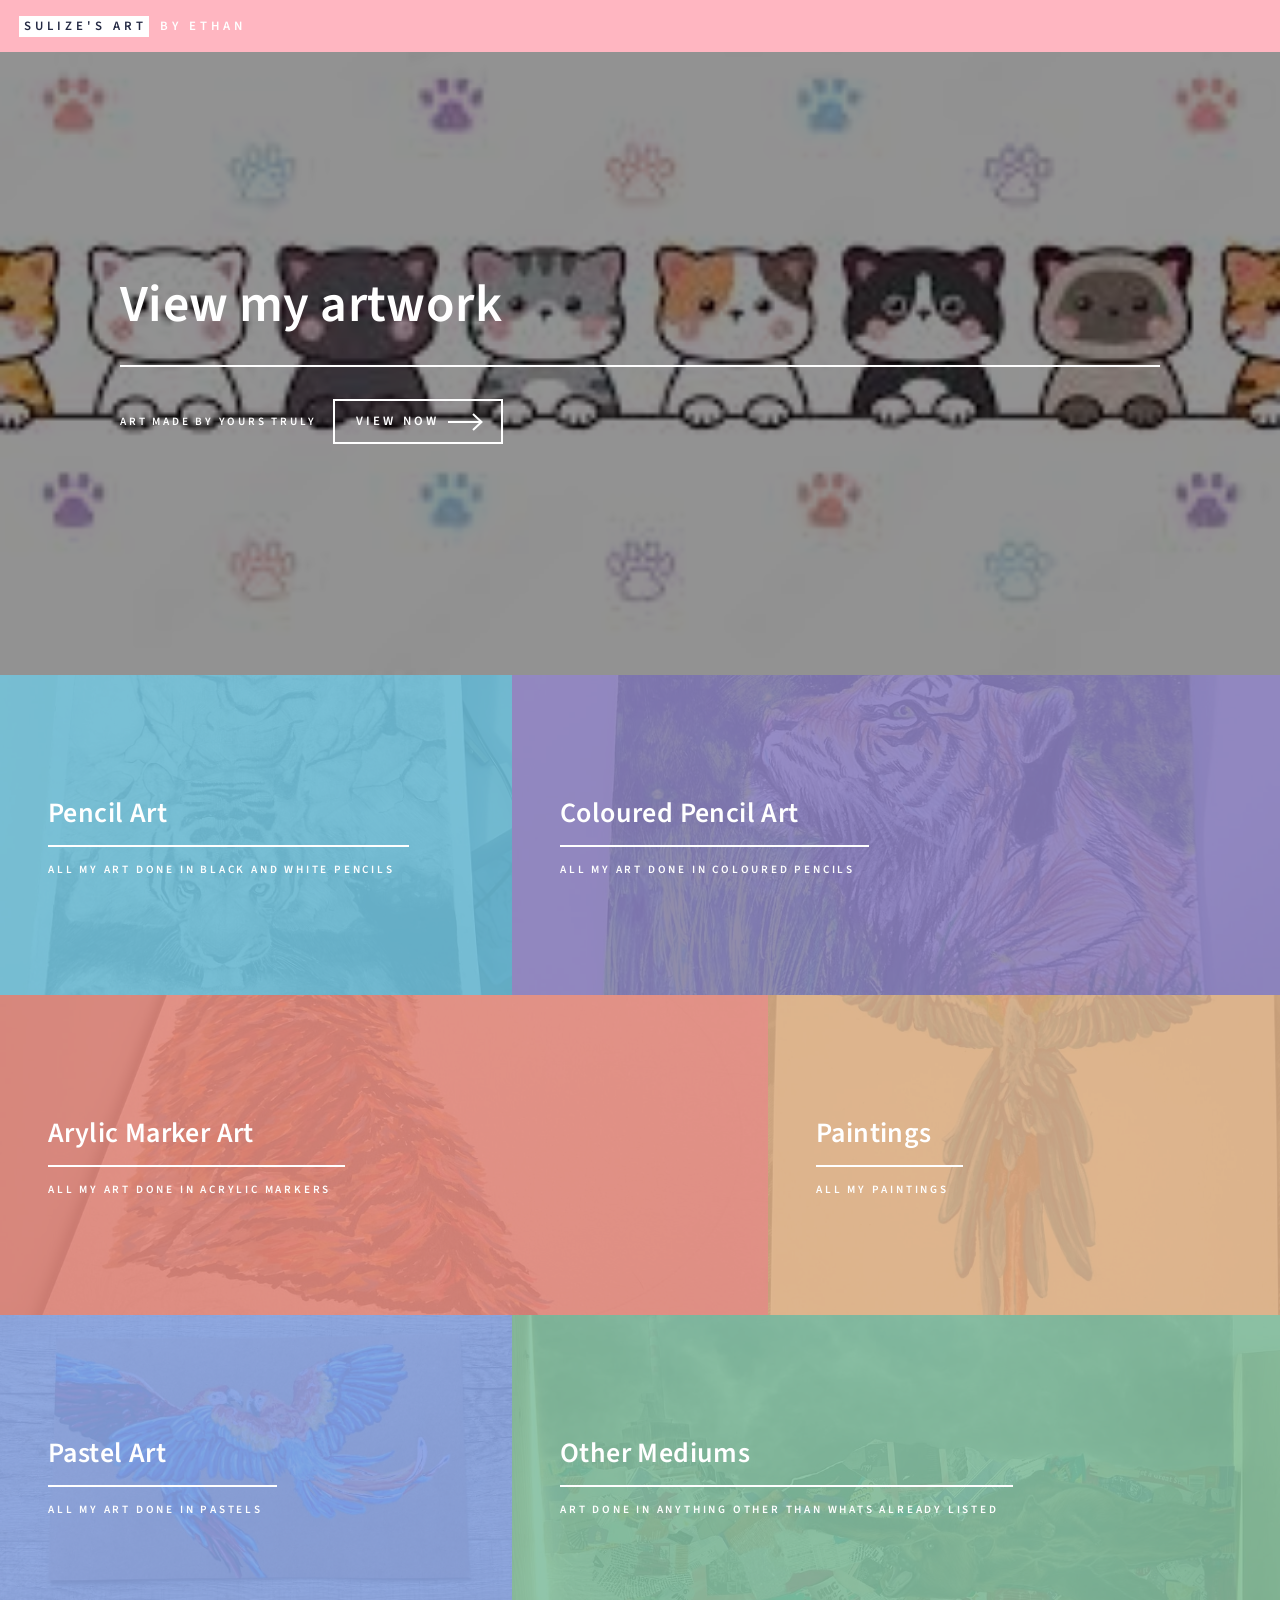
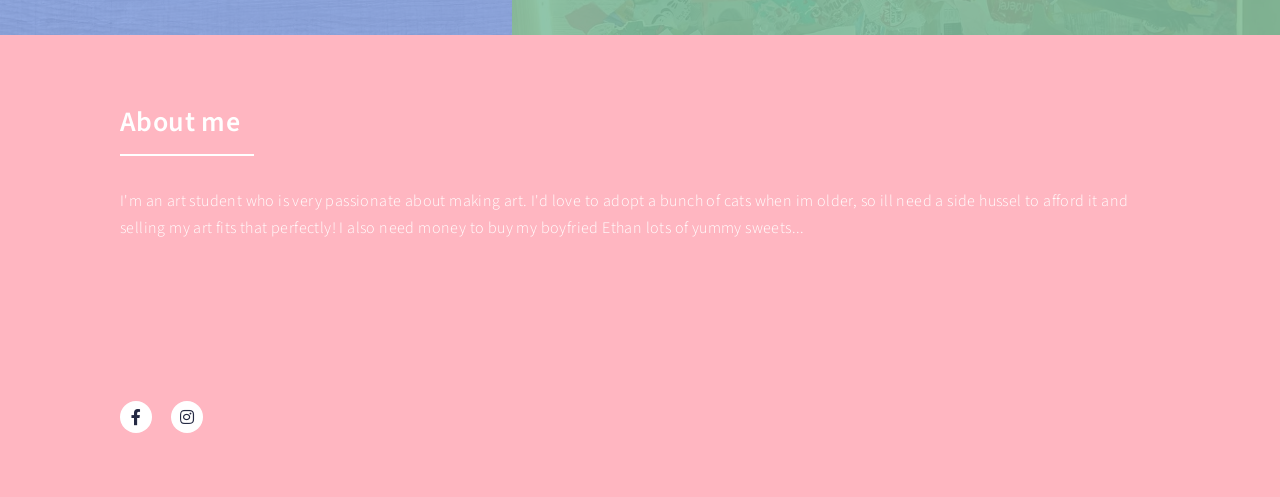
<file: index.html>
<!DOCTYPE HTML>
<!--
	Forty by HTML5 UP
	html5up.net | @ajlkn
	Free for personal and commercial use under the CCA 3.0 license (html5up.net/license)
-->
<html>
	<head>
		<title>Sulize's Art</title>
		<meta charset="utf-8" />
		<meta name="viewport" content="width=device-width, initial-scale=1, user-scalable=no" />
		<link rel="stylesheet" href="assets/css/main.css" />
		<noscript><link rel="stylesheet" href="assets/css/noscript.css" /></noscript>
	</head>
	<body class="is-preload">

		<!-- Wrapper -->
			<div id="wrapper">

				<!-- Header -->
					<header id="header" class="alt">
						<a href="index.html" class="logo"><strong>Sulize's Art</strong> <span>by Ethan</span></a>
						<nav>
							
						</nav>
					</header>

				<!-- Menu -->
					

				<!-- Banner -->
					<section id="banner" class="major">
						<div class="inner">
							<header class="major">
								<h1>View my artwork</h1>
							</header>
							<div class="content">
								<p>Art made by yours truly<br />
								</p>
								<ul class="actions">
									<li><a href="#one" class="button next scrolly">View now</a></li>
								</ul>
							</div>
						</div>
					</section>

				<!-- Main -->
					<div id="main">

						<!-- One -->
							<section id="one" class="tiles" style="background-color: #FFB6C1;">
								<article>
									<span class="image"> 
										<img src="images/PENCILtigerdrinking.jpg" alt="" />
									</span>
									<header class="major">
										<h3><a href="landing.html" class="link">Pencil Art</a></h3>
										<p>All my art done in black and white pencils</p>
									</header>
								</article>
								<article>
									<span class="image">
										<img src="images/CPENCILANDPAINTtigeratnight.jpg" alt="" />
									</span>
									<header class="major">
										<h3><a href="landing.html" class="link">Coloured Pencil Art</a></h3>
										<p>All my art done in coloured pencils</p>
									</header>
								</article>
								<article>
									<span class="image">
										<img src="images/ACRYLICtigerbaack.jpg" alt="" />
									</span>
									<header class="major">
										<h3><a href="landing.html" class="link">Arylic Marker Art</a></h3>
										<p>All my art done in acrylic markers</p>
									</header>
								</article>
								<article>
									<span class="image">
										<img src="images/PASTELonebird.jpg" alt="" />
									</span>
									<header class="major">
										<h3><a href="landing.html" class="link">Paintings</a></h3>
										<p>All my paintings</p>
									</header>
								</article>
								<article>
									<span class="image">
										<img src="images/PASTELtwobirds.jpg" alt="" />
									</span>
									<header class="major">
										<h3><a href="landing.html" class="link">Pastel Art</a></h3>
										<p>All my art done in pastels</p>
									</header>
								</article>
								<article>
									<span class="image">
										<img src="images/OTHERtrashbear.jpg" alt="" />
									</span>
									<header class="major">
										<h3><a href="landing.html" class="link">Other Mediums</a></h3>
										<p>Art done in anything other than whats already listed</p>
									</header>
								</article>
							</section>

						<!-- Two -->
							<section id="two" style="background-color: #FFB6C1;">
								<div class="inner" style="background-color: #FFB6C1;">
									<header class="major">
										<h2>About me</h2>
									</header>
									<p>I'm an art student who is very passionate about making art. I'd love to adopt a bunch of cats when im older, so ill need a side hussel to afford it and selling my art fits that perfectly! I also need money to buy my boyfried Ethan lots of yummy sweets... </b> 
									<ul class="actions">
									</ul>
								</div>
							</section>

					</div>

				<!-- Contact -->
					
				<!-- Footer -->
					<footer id="footer" style="background-color: #FFB6C1;">
						<div class="inner" style="background-color: #FFB6C1;">
							<ul class="icons">
								<li><a href="https://www.facebook.com/profile.php?id=100076307453314" class="icon brands alt fa-facebook-f"><span class="label">Facebook</span></a></li>
								<li><a href="https://www.instagram.com/the.sueseum?igsh=MWthMDdoaHdodTFtZw==" class="icon brands alt fa-instagram"><span class="label">Instagram</span></a></li>
							</ul>
							<ul class="copyright">
							</ul>
						</div>
					</footer>

			</div>

		<!-- Scripts -->
			<script src="assets/js/jquery.min.js"></script>
			<script src="assets/js/jquery.scrolly.min.js"></script>
			<script src="assets/js/jquery.scrollex.min.js"></script>
			<script src="assets/js/browser.min.js"></script>
			<script src="assets/js/breakpoints.min.js"></script>
			<script src="assets/js/util.js"></script>
			<script src="assets/js/main.js"></script>

	</body>
</html>
</file>
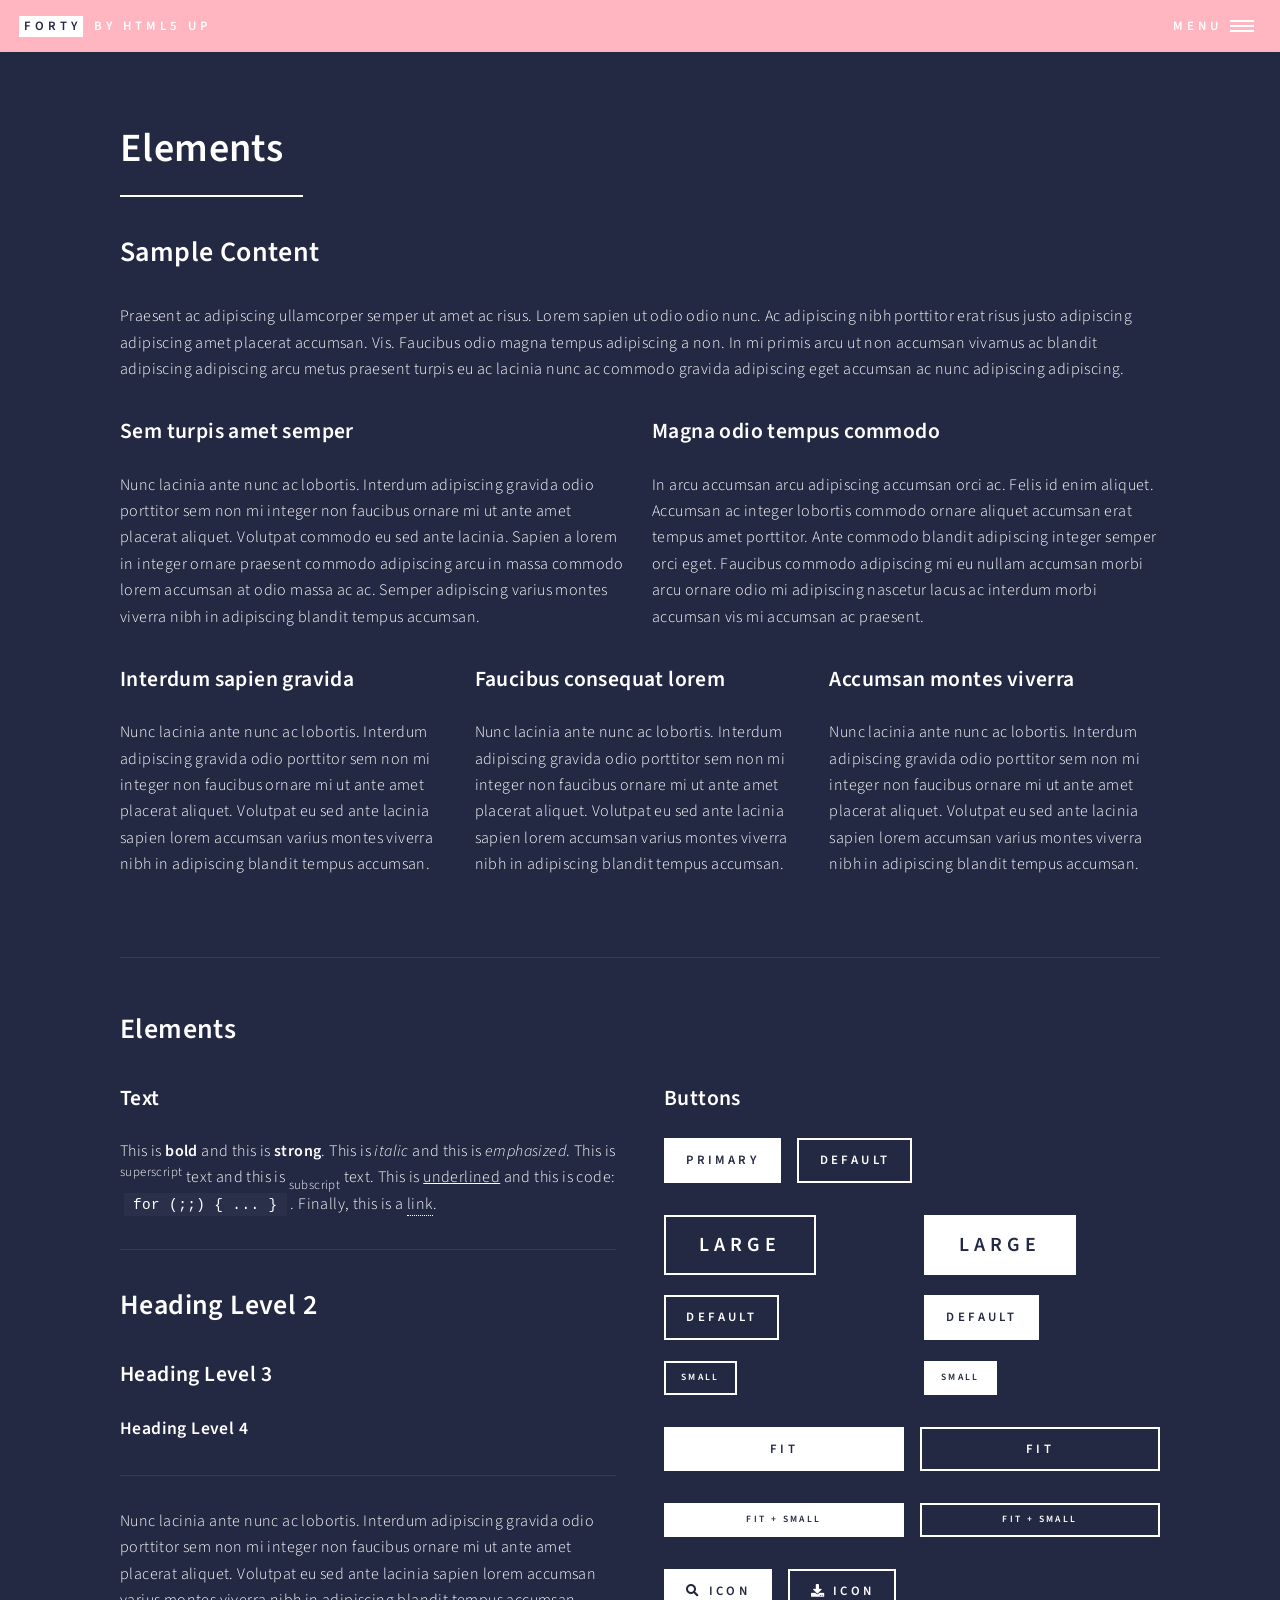
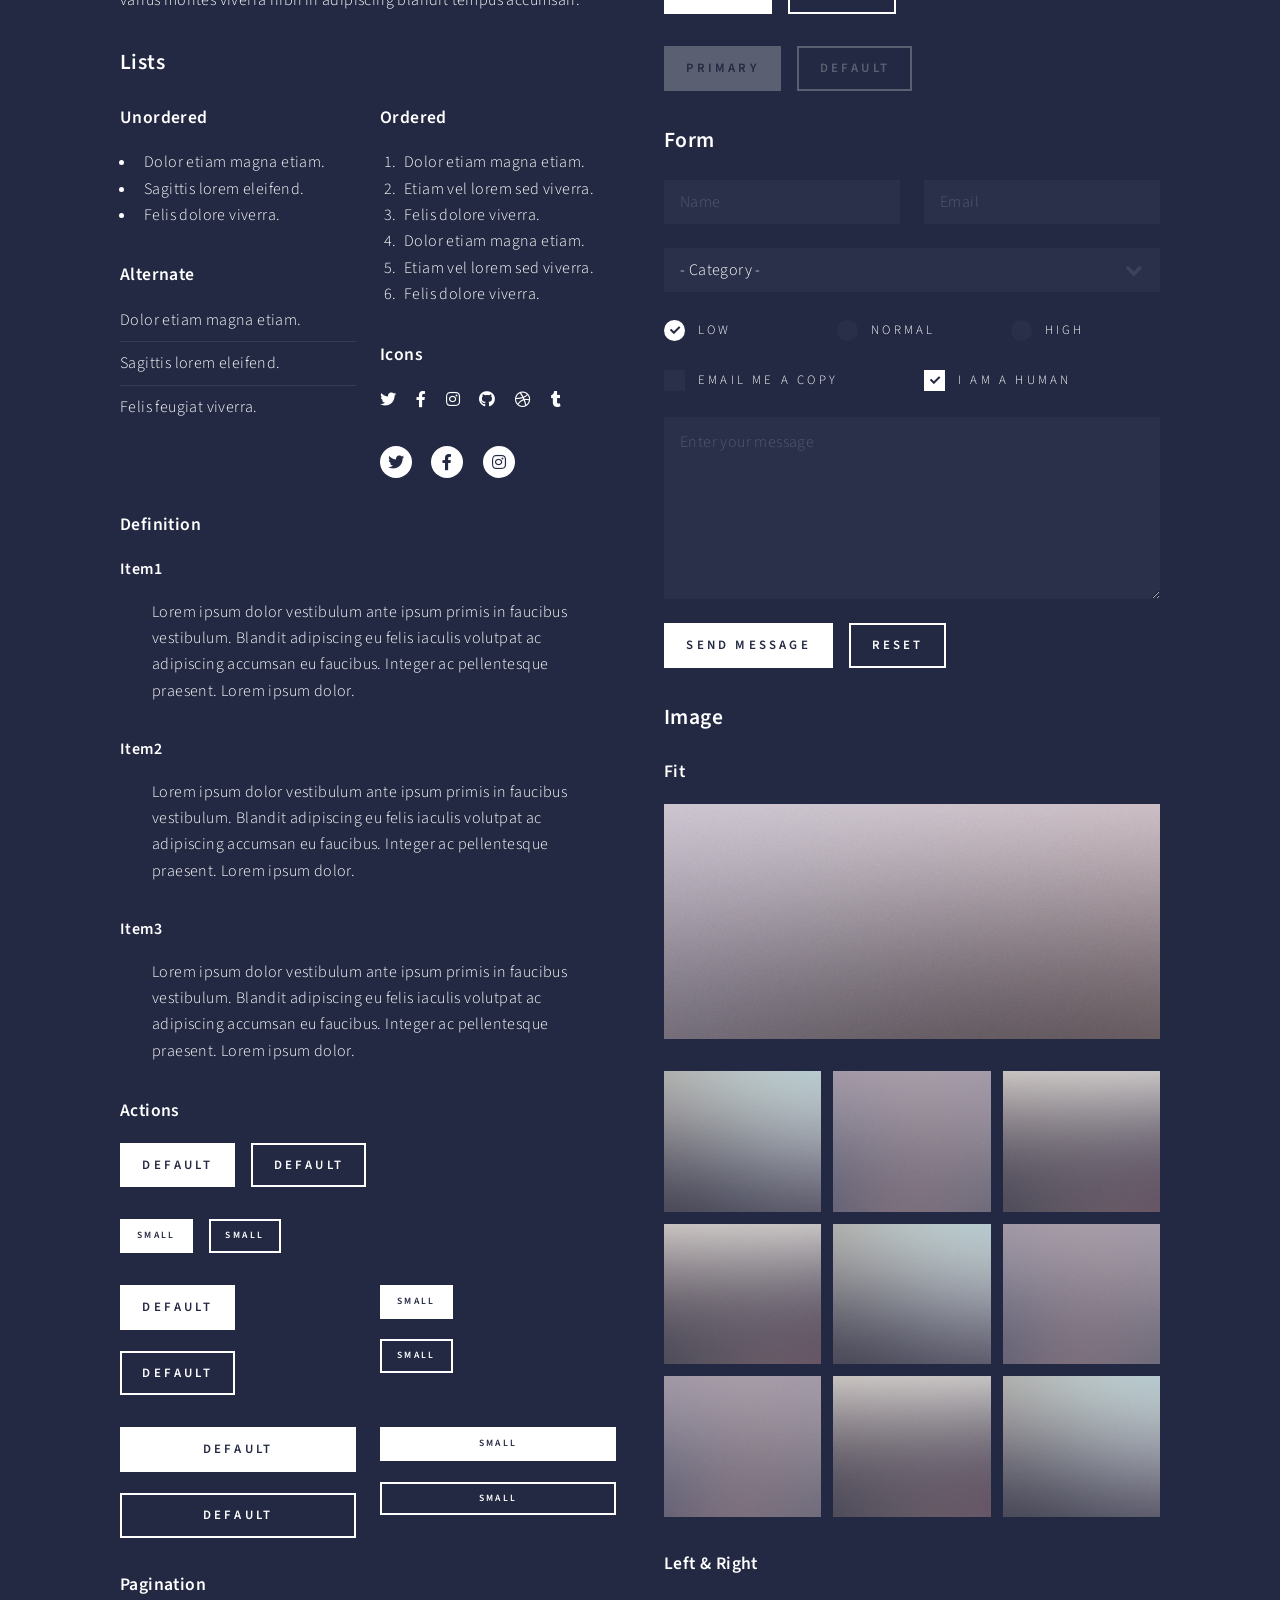
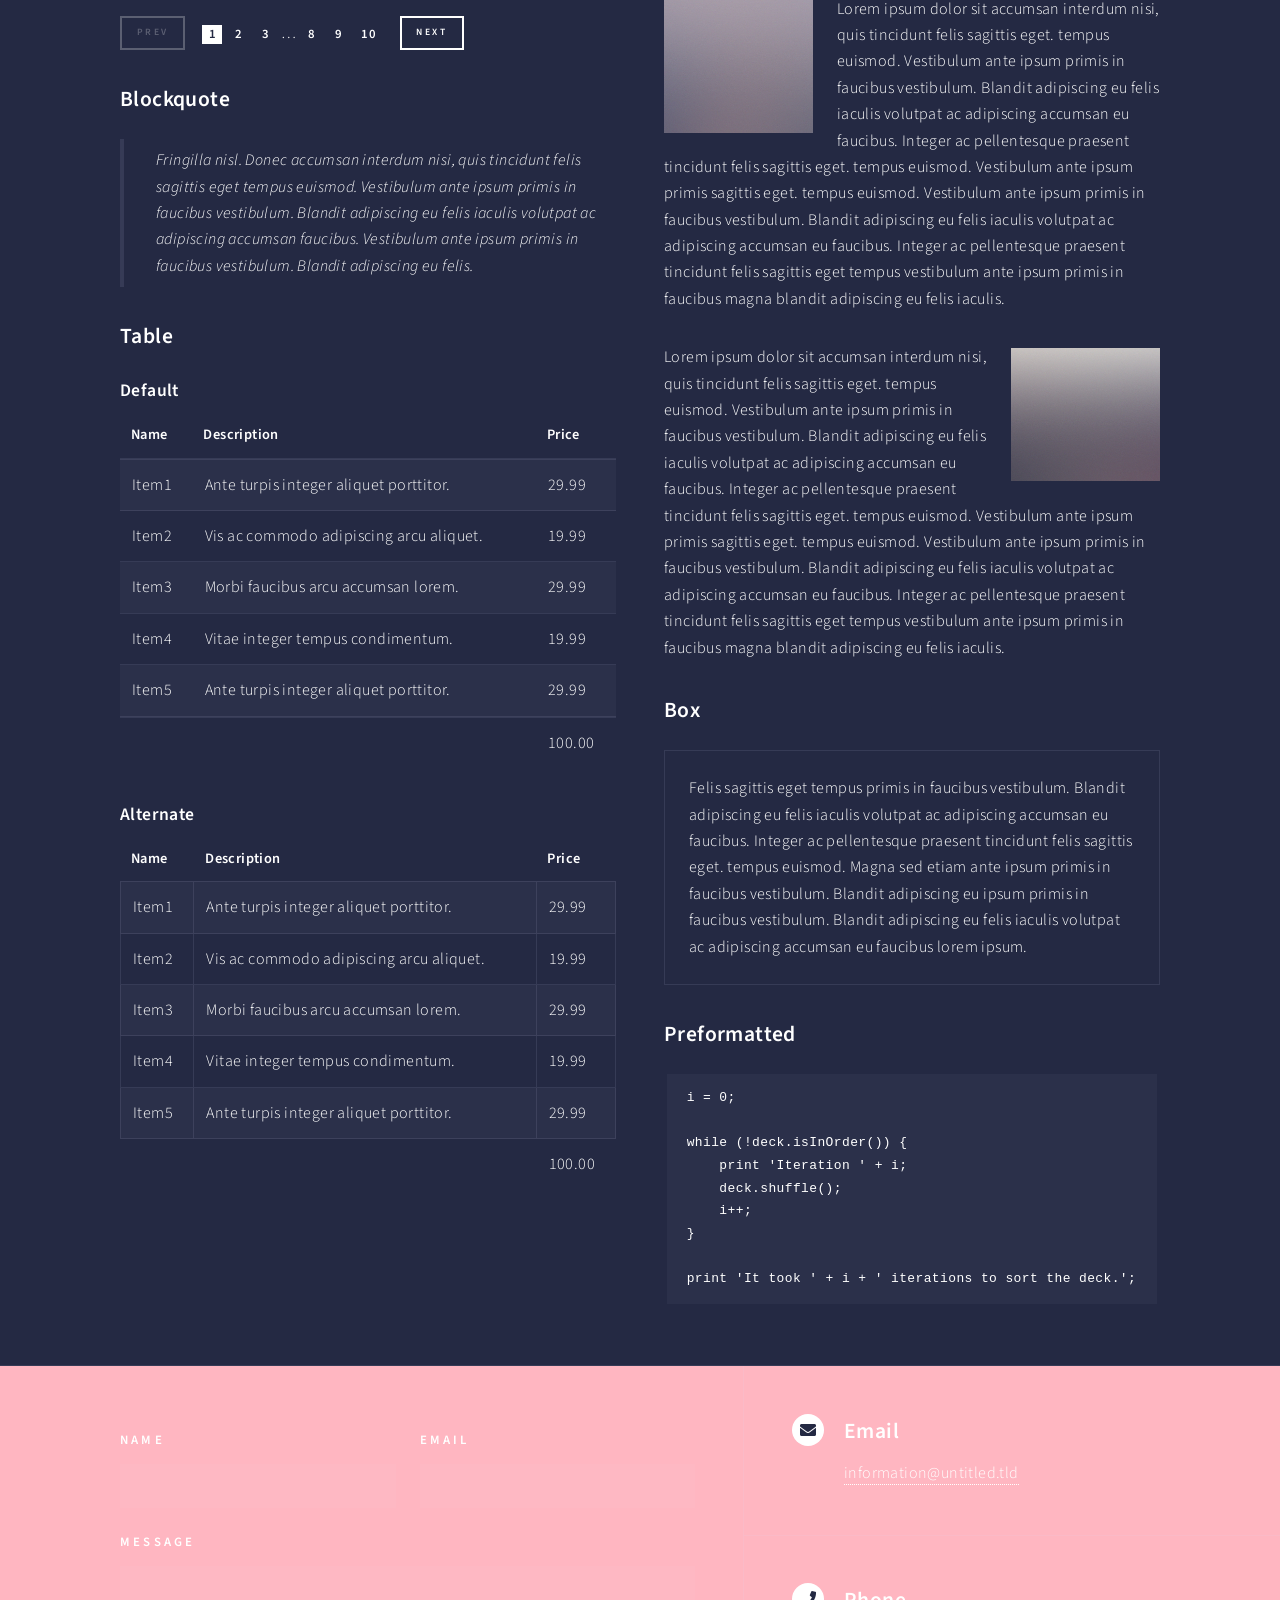
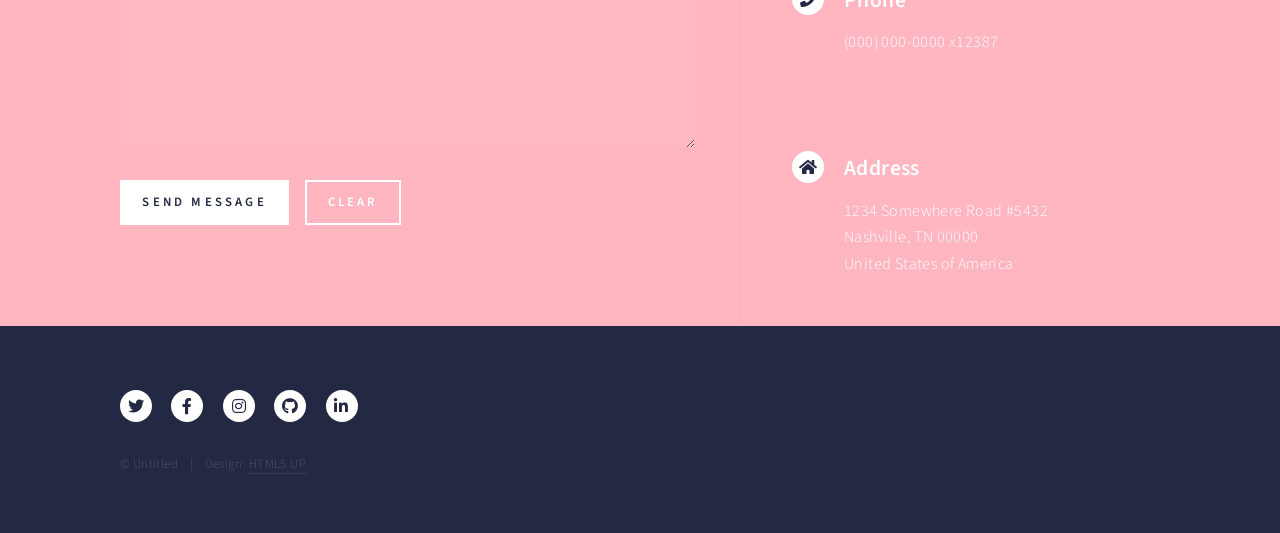
<file: elements.html>
<!DOCTYPE HTML>
<!--
	Forty by HTML5 UP
	html5up.net | @ajlkn
	Free for personal and commercial use under the CCA 3.0 license (html5up.net/license)
-->
<html>
	<head>
		<title>Elements - Forty by HTML5 UP</title>
		<meta charset="utf-8" />
		<meta name="viewport" content="width=device-width, initial-scale=1, user-scalable=no" />
		<link rel="stylesheet" href="assets/css/main.css" />
		<noscript><link rel="stylesheet" href="assets/css/noscript.css" /></noscript>
	</head>
	<body class="is-preload">

		<!-- Wrapper -->
			<div id="wrapper">

				<!-- Header -->
					<header id="header">
						<a href="index.html" class="logo"><strong>Forty</strong> <span>by HTML5 UP</span></a>
						<nav>
							<a href="#menu">Menu</a>
						</nav>
					</header>

				<!-- Menu -->
					<nav id="menu">
						<ul class="links">
							<li><a href="index.html">Home</a></li>
							<li><a href="landing.html">Landing</a></li>
							<li><a href="generic.html">Generic</a></li>
							<li><a href="elements.html">Elements</a></li>
						</ul>
						<ul class="actions stacked">
							<li><a href="#" class="button primary fit">Get Started</a></li>
							<li><a href="#" class="button fit">Log In</a></li>
						</ul>
					</nav>

				<!-- Main -->
					<div id="main" class="alt">

						<!-- One -->
							<section id="one">
								<div class="inner">
									<header class="major">
										<h1>Elements</h1>
									</header>

									<!-- Content -->
										<h2 id="content">Sample Content</h2>
										<p>Praesent ac adipiscing ullamcorper semper ut amet ac risus. Lorem sapien ut odio odio nunc. Ac adipiscing nibh porttitor erat risus justo adipiscing adipiscing amet placerat accumsan. Vis. Faucibus odio magna tempus adipiscing a non. In mi primis arcu ut non accumsan vivamus ac blandit adipiscing adipiscing arcu metus praesent turpis eu ac lacinia nunc ac commodo gravida adipiscing eget accumsan ac nunc adipiscing adipiscing.</p>
										<div class="row">
											<div class="col-6 col-12-small">
												<h3>Sem turpis amet semper</h3>
												<p>Nunc lacinia ante nunc ac lobortis. Interdum adipiscing gravida odio porttitor sem non mi integer non faucibus ornare mi ut ante amet placerat aliquet. Volutpat commodo eu sed ante lacinia. Sapien a lorem in integer ornare praesent commodo adipiscing arcu in massa commodo lorem accumsan at odio massa ac ac. Semper adipiscing varius montes viverra nibh in adipiscing blandit tempus accumsan.</p>
											</div>
											<div class="col-6 col-12-small">
												<h3>Magna odio tempus commodo</h3>
												<p>In arcu accumsan arcu adipiscing accumsan orci ac. Felis id enim aliquet. Accumsan ac integer lobortis commodo ornare aliquet accumsan erat tempus amet porttitor. Ante commodo blandit adipiscing integer semper orci eget. Faucibus commodo adipiscing mi eu nullam accumsan morbi arcu ornare odio mi adipiscing nascetur lacus ac interdum morbi accumsan vis mi accumsan ac praesent.</p>
											</div>
											<!-- Break -->
											<div class="col-4 col-12-medium">
												<h3>Interdum sapien gravida</h3>
												<p>Nunc lacinia ante nunc ac lobortis. Interdum adipiscing gravida odio porttitor sem non mi integer non faucibus ornare mi ut ante amet placerat aliquet. Volutpat eu sed ante lacinia sapien lorem accumsan varius montes viverra nibh in adipiscing blandit tempus accumsan.</p>
											</div>
											<div class="col-4 col-12-medium">
												<h3>Faucibus consequat lorem</h3>
												<p>Nunc lacinia ante nunc ac lobortis. Interdum adipiscing gravida odio porttitor sem non mi integer non faucibus ornare mi ut ante amet placerat aliquet. Volutpat eu sed ante lacinia sapien lorem accumsan varius montes viverra nibh in adipiscing blandit tempus accumsan.</p>
											</div>
											<div class="col-4 col-12-medium">
												<h3>Accumsan montes viverra</h3>
												<p>Nunc lacinia ante nunc ac lobortis. Interdum adipiscing gravida odio porttitor sem non mi integer non faucibus ornare mi ut ante amet placerat aliquet. Volutpat eu sed ante lacinia sapien lorem accumsan varius montes viverra nibh in adipiscing blandit tempus accumsan.</p>
											</div>
										</div>

									<hr class="major" />

									<!-- Elements -->
										<h2 id="elements">Elements</h2>
										<div class="row gtr-200">
											<div class="col-6 col-12-medium">

												<!-- Text stuff -->
													<h3>Text</h3>
													<p>This is <b>bold</b> and this is <strong>strong</strong>. This is <i>italic</i> and this is <em>emphasized</em>.
													This is <sup>superscript</sup> text and this is <sub>subscript</sub> text.
													This is <u>underlined</u> and this is code: <code>for (;;) { ... }</code>.
													Finally, this is a <a href="#">link</a>.</p>
													<hr />
													<h2>Heading Level 2</h2>
													<h3>Heading Level 3</h3>
													<h4>Heading Level 4</h4>
													<hr />
													<p>Nunc lacinia ante nunc ac lobortis. Interdum adipiscing gravida odio porttitor sem non mi integer non faucibus ornare mi ut ante amet placerat aliquet. Volutpat eu sed ante lacinia sapien lorem accumsan varius montes viverra nibh in adipiscing blandit tempus accumsan.</p>

												<!-- Lists -->
													<h3>Lists</h3>
													<div class="row">
														<div class="col-6 col-12-small">

															<h4>Unordered</h4>
															<ul>
																<li>Dolor etiam magna etiam.</li>
																<li>Sagittis lorem eleifend.</li>
																<li>Felis dolore viverra.</li>
															</ul>

															<h4>Alternate</h4>
															<ul class="alt">
																<li>Dolor etiam magna etiam.</li>
																<li>Sagittis lorem eleifend.</li>
																<li>Felis feugiat viverra.</li>
															</ul>

														</div>
														<div class="col-6 col-12-small">

															<h4>Ordered</h4>
															<ol>
																<li>Dolor etiam magna etiam.</li>
																<li>Etiam vel lorem sed viverra.</li>
																<li>Felis dolore viverra.</li>
																<li>Dolor etiam magna etiam.</li>
																<li>Etiam vel lorem sed viverra.</li>
																<li>Felis dolore viverra.</li>
															</ol>

															<h4>Icons</h4>
															<ul class="icons">
																<li><a href="#" class="icon brands fa-twitter"><span class="label">Twitter</span></a></li>
																<li><a href="#" class="icon brands fa-facebook-f"><span class="label">Facebook</span></a></li>
																<li><a href="#" class="icon brands fa-instagram"><span class="label">Instagram</span></a></li>
																<li><a href="#" class="icon brands fa-github"><span class="label">Github</span></a></li>
																<li><a href="#" class="icon brands fa-dribbble"><span class="label">Dribbble</span></a></li>
																<li><a href="#" class="icon brands fa-tumblr"><span class="label">Tumblr</span></a></li>
															</ul>
															<ul class="icons">
																<li><a href="#" class="icon brands alt fa-twitter"><span class="label">Twitter</span></a></li>
																<li><a href="#" class="icon brands alt fa-facebook-f"><span class="label">Facebook</span></a></li>
																<li><a href="#" class="icon brands alt fa-instagram"><span class="label">Instagram</span></a></li>
															</ul>

														</div>
													</div>
													<h4>Definition</h4>
													<dl>
														<dt>Item1</dt>
														<dd>
															<p>Lorem ipsum dolor vestibulum ante ipsum primis in faucibus vestibulum. Blandit adipiscing eu felis iaculis volutpat ac adipiscing accumsan eu faucibus. Integer ac pellentesque praesent. Lorem ipsum dolor.</p>
														</dd>
														<dt>Item2</dt>
														<dd>
															<p>Lorem ipsum dolor vestibulum ante ipsum primis in faucibus vestibulum. Blandit adipiscing eu felis iaculis volutpat ac adipiscing accumsan eu faucibus. Integer ac pellentesque praesent. Lorem ipsum dolor.</p>
														</dd>
														<dt>Item3</dt>
														<dd>
															<p>Lorem ipsum dolor vestibulum ante ipsum primis in faucibus vestibulum. Blandit adipiscing eu felis iaculis volutpat ac adipiscing accumsan eu faucibus. Integer ac pellentesque praesent. Lorem ipsum dolor.</p>
														</dd>
													</dl>

													<h4>Actions</h4>
													<ul class="actions">
														<li><a href="#" class="button primary">Default</a></li>
														<li><a href="#" class="button">Default</a></li>
													</ul>
													<ul class="actions small">
														<li><a href="#" class="button primary small">Small</a></li>
														<li><a href="#" class="button small">Small</a></li>
													</ul>
													<div class="row">
														<div class="col-6 col-12-small">
															<ul class="actions stacked">
																<li><a href="#" class="button primary">Default</a></li>
																<li><a href="#" class="button">Default</a></li>
															</ul>
														</div>
														<div class="col-6 col-12-small">
															<ul class="actions stacked">
																<li><a href="#" class="button primary small">Small</a></li>
																<li><a href="#" class="button small">Small</a></li>
															</ul>
														</div>
														<div class="col-6 col-12-small">
															<ul class="actions stacked">
																<li><a href="#" class="button primary fit">Default</a></li>
																<li><a href="#" class="button fit">Default</a></li>
															</ul>
														</div>
														<div class="col-6 col-12-small">
															<ul class="actions stacked">
																<li><a href="#" class="button primary small fit">Small</a></li>
																<li><a href="#" class="button small fit">Small</a></li>
															</ul>
														</div>
													</div>

													<h4>Pagination</h4>
													<ul class="pagination">
														<li><span class="button small disabled">Prev</span></li>
														<li><a href="#" class="page active">1</a></li>
														<li><a href="#" class="page">2</a></li>
														<li><a href="#" class="page">3</a></li>
														<li><span>&hellip;</span></li>
														<li><a href="#" class="page">8</a></li>
														<li><a href="#" class="page">9</a></li>
														<li><a href="#" class="page">10</a></li>
														<li><a href="#" class="button small">Next</a></li>
													</ul>

												<!-- Blockquote -->
													<h3>Blockquote</h3>
													<blockquote>Fringilla nisl. Donec accumsan interdum nisi, quis tincidunt felis sagittis eget tempus euismod. Vestibulum ante ipsum primis in faucibus vestibulum. Blandit adipiscing eu felis iaculis volutpat ac adipiscing accumsan faucibus. Vestibulum ante ipsum primis in faucibus vestibulum. Blandit adipiscing eu felis.</blockquote>

												<!-- Table -->
													<h3>Table</h3>

													<h4>Default</h4>
													<div class="table-wrapper">
														<table>
															<thead>
																<tr>
																	<th>Name</th>
																	<th>Description</th>
																	<th>Price</th>
																</tr>
															</thead>
															<tbody>
																<tr>
																	<td>Item1</td>
																	<td>Ante turpis integer aliquet porttitor.</td>
																	<td>29.99</td>
																</tr>
																<tr>
																	<td>Item2</td>
																	<td>Vis ac commodo adipiscing arcu aliquet.</td>
																	<td>19.99</td>
																</tr>
																<tr>
																	<td>Item3</td>
																	<td> Morbi faucibus arcu accumsan lorem.</td>
																	<td>29.99</td>
																</tr>
																<tr>
																	<td>Item4</td>
																	<td>Vitae integer tempus condimentum.</td>
																	<td>19.99</td>
																</tr>
																<tr>
																	<td>Item5</td>
																	<td>Ante turpis integer aliquet porttitor.</td>
																	<td>29.99</td>
																</tr>
															</tbody>
															<tfoot>
																<tr>
																	<td colspan="2"></td>
																	<td>100.00</td>
																</tr>
															</tfoot>
														</table>
													</div>

													<h4>Alternate</h4>
													<div class="table-wrapper">
														<table class="alt">
															<thead>
																<tr>
																	<th>Name</th>
																	<th>Description</th>
																	<th>Price</th>
																</tr>
															</thead>
															<tbody>
																<tr>
																	<td>Item1</td>
																	<td>Ante turpis integer aliquet porttitor.</td>
																	<td>29.99</td>
																</tr>
																<tr>
																	<td>Item2</td>
																	<td>Vis ac commodo adipiscing arcu aliquet.</td>
																	<td>19.99</td>
																</tr>
																<tr>
																	<td>Item3</td>
																	<td> Morbi faucibus arcu accumsan lorem.</td>
																	<td>29.99</td>
																</tr>
																<tr>
																	<td>Item4</td>
																	<td>Vitae integer tempus condimentum.</td>
																	<td>19.99</td>
																</tr>
																<tr>
																	<td>Item5</td>
																	<td>Ante turpis integer aliquet porttitor.</td>
																	<td>29.99</td>
																</tr>
															</tbody>
															<tfoot>
																<tr>
																	<td colspan="2"></td>
																	<td>100.00</td>
																</tr>
															</tfoot>
														</table>
													</div>

											</div>
											<div class="col-6 col-12-medium">

												<!-- Buttons -->
													<h3>Buttons</h3>
													<ul class="actions">
														<li><a href="#" class="button primary">Primary</a></li>
														<li><a href="#" class="button">Default</a></li>
													</ul>
													<div class="row">
														<div class="col-6 col-12-xsmall">
															<ul class="actions stacked">
																<li><a href="#" class="button large">Large</a></li>
																<li><a href="#" class="button">Default</a></li>
																<li><a href="#" class="button small">Small</a></li>
															</ul>
														</div>
														<div class="col-6 col-12-xsmall">
															<ul class="actions stacked">
																<li><a href="#" class="button primary large">Large</a></li>
																<li><a href="#" class="button primary">Default</a></li>
																<li><a href="#" class="button primary small">Small</a></li>
															</ul>
														</div>
													</div>
													<ul class="actions fit">
														<li><a href="#" class="button primary fit">Fit</a></li>
														<li><a href="#" class="button fit">Fit</a></li>
													</ul>
													<ul class="actions fit small">
														<li><a href="#" class="button primary fit small">Fit + Small</a></li>
														<li><a href="#" class="button fit small">Fit + Small</a></li>
													</ul>
													<ul class="actions">
														<li><a href="#" class="button primary icon solid fa-search">Icon</a></li>
														<li><a href="#" class="button icon solid fa-download">Icon</a></li>
													</ul>
													<ul class="actions">
														<li><span class="button primary disabled">Primary</span></li>
														<li><span class="button disabled">Default</span></li>
													</ul>

												<!-- Form -->
													<h3>Form</h3>

													<form method="post" action="#">
														<div class="row gtr-uniform">
															<div class="col-6 col-12-xsmall">
																<input type="text" name="demo-name" id="demo-name" value="" placeholder="Name" />
															</div>
															<div class="col-6 col-12-xsmall">
																<input type="email" name="demo-email" id="demo-email" value="" placeholder="Email" />
															</div>
															<!-- Break -->
															<div class="col-12">
																<select name="demo-category" id="demo-category">
																	<option value="">- Category -</option>
																	<option value="1">Manufacturing</option>
																	<option value="1">Shipping</option>
																	<option value="1">Administration</option>
																	<option value="1">Human Resources</option>
																</select>
															</div>
															<!-- Break -->
															<div class="col-4 col-12-small">
																<input type="radio" id="demo-priority-low" name="demo-priority" checked>
																<label for="demo-priority-low">Low</label>
															</div>
															<div class="col-4 col-12-small">
																<input type="radio" id="demo-priority-normal" name="demo-priority">
																<label for="demo-priority-normal">Normal</label>
															</div>
															<div class="col-4 col-12-small">
																<input type="radio" id="demo-priority-high" name="demo-priority">
																<label for="demo-priority-high">High</label>
															</div>
															<!-- Break -->
															<div class="col-6 col-12-small">
																<input type="checkbox" id="demo-copy" name="demo-copy">
																<label for="demo-copy">Email me a copy</label>
															</div>
															<div class="col-6 col-12-small">
																<input type="checkbox" id="demo-human" name="demo-human" checked>
																<label for="demo-human">I am a human</label>
															</div>
															<!-- Break -->
															<div class="col-12">
																<textarea name="demo-message" id="demo-message" placeholder="Enter your message" rows="6"></textarea>
															</div>
															<!-- Break -->
															<div class="col-12">
																<ul class="actions">
																	<li><input type="submit" value="Send Message" class="primary" /></li>
																	<li><input type="reset" value="Reset" /></li>
																</ul>
															</div>
														</div>
													</form>

												<!-- Image -->
													<h3>Image</h3>

													<h4>Fit</h4>
													<span class="image fit"><img src="images/pic03.jpg" alt="" /></span>
													<div class="box alt">
														<div class="row gtr-50 gtr-uniform">
															<div class="col-4"><span class="image fit"><img src="images/pic08.jpg" alt="" /></span></div>
															<div class="col-4"><span class="image fit"><img src="images/pic09.jpg" alt="" /></span></div>
															<div class="col-4"><span class="image fit"><img src="images/pic10.jpg" alt="" /></span></div>
															<!-- Break -->
															<div class="col-4"><span class="image fit"><img src="images/pic10.jpg" alt="" /></span></div>
															<div class="col-4"><span class="image fit"><img src="images/pic08.jpg" alt="" /></span></div>
															<div class="col-4"><span class="image fit"><img src="images/pic09.jpg" alt="" /></span></div>
															<!-- Break -->
															<div class="col-4"><span class="image fit"><img src="images/pic09.jpg" alt="" /></span></div>
															<div class="col-4"><span class="image fit"><img src="images/pic10.jpg" alt="" /></span></div>
															<div class="col-4"><span class="image fit"><img src="images/pic08.jpg" alt="" /></span></div>
														</div>
													</div>

													<h4>Left &amp; Right</h4>
													<p><span class="image left"><img src="images/pic09.jpg" alt="" /></span>Lorem ipsum dolor sit accumsan interdum nisi, quis tincidunt felis sagittis eget. tempus euismod. Vestibulum ante ipsum primis in faucibus vestibulum. Blandit adipiscing eu felis iaculis volutpat ac adipiscing accumsan eu faucibus. Integer ac pellentesque praesent tincidunt felis sagittis eget. tempus euismod. Vestibulum ante ipsum primis sagittis eget. tempus euismod. Vestibulum ante ipsum primis in faucibus vestibulum. Blandit adipiscing eu felis iaculis volutpat ac adipiscing accumsan eu faucibus. Integer ac pellentesque praesent tincidunt felis sagittis eget tempus vestibulum ante ipsum primis in faucibus magna blandit adipiscing eu felis iaculis.</p>
													<p><span class="image right"><img src="images/pic10.jpg" alt="" /></span>Lorem ipsum dolor sit accumsan interdum nisi, quis tincidunt felis sagittis eget. tempus euismod. Vestibulum ante ipsum primis in faucibus vestibulum. Blandit adipiscing eu felis iaculis volutpat ac adipiscing accumsan eu faucibus. Integer ac pellentesque praesent tincidunt felis sagittis eget. tempus euismod. Vestibulum ante ipsum primis sagittis eget. tempus euismod. Vestibulum ante ipsum primis in faucibus vestibulum. Blandit adipiscing eu felis iaculis volutpat ac adipiscing accumsan eu faucibus. Integer ac pellentesque praesent tincidunt felis sagittis eget tempus vestibulum ante ipsum primis in faucibus magna blandit adipiscing eu felis iaculis.</p>

												<!-- Box -->
													<h3>Box</h3>
													<div class="box">
														<p>Felis sagittis eget tempus primis in faucibus vestibulum. Blandit adipiscing eu felis iaculis volutpat ac adipiscing accumsan eu faucibus. Integer ac pellentesque praesent tincidunt felis sagittis eget. tempus euismod. Magna sed etiam ante ipsum primis in faucibus vestibulum. Blandit adipiscing eu ipsum primis in faucibus vestibulum. Blandit adipiscing eu felis iaculis volutpat ac adipiscing accumsan eu faucibus lorem ipsum.</p>
													</div>

												<!-- Preformatted Code -->
													<h3>Preformatted</h3>
													<pre><code>i = 0;

while (!deck.isInOrder()) {
    print 'Iteration ' + i;
    deck.shuffle();
    i++;
}

print 'It took ' + i + ' iterations to sort the deck.';
</code></pre>

											</div>
										</div>

								</div>
							</section>

					</div>

				<!-- Contact -->
					<section id="contact">
						<div class="inner">
							<section>
								<form method="post" action="#">
									<div class="fields">
										<div class="field half">
											<label for="name">Name</label>
											<input type="text" name="name" id="name" />
										</div>
										<div class="field half">
											<label for="email">Email</label>
											<input type="text" name="email" id="email" />
										</div>
										<div class="field">
											<label for="message">Message</label>
											<textarea name="message" id="message" rows="6"></textarea>
										</div>
									</div>
									<ul class="actions">
										<li><input type="submit" value="Send Message" class="primary" /></li>
										<li><input type="reset" value="Clear" /></li>
									</ul>
								</form>
							</section>
							<section class="split">
								<section>
									<div class="contact-method">
										<span class="icon solid alt fa-envelope"></span>
										<h3>Email</h3>
										<a href="#">information@untitled.tld</a>
									</div>
								</section>
								<section>
									<div class="contact-method">
										<span class="icon solid alt fa-phone"></span>
										<h3>Phone</h3>
										<span>(000) 000-0000 x12387</span>
									</div>
								</section>
								<section>
									<div class="contact-method">
										<span class="icon solid alt fa-home"></span>
										<h3>Address</h3>
										<span>1234 Somewhere Road #5432<br />
										Nashville, TN 00000<br />
										United States of America</span>
									</div>
								</section>
							</section>
						</div>
					</section>

				<!-- Footer -->
					<footer id="footer">
						<div class="inner">
							<ul class="icons">
								<li><a href="#" class="icon brands alt fa-twitter"><span class="label">Twitter</span></a></li>
								<li><a href="#" class="icon brands alt fa-facebook-f"><span class="label">Facebook</span></a></li>
								<li><a href="#" class="icon brands alt fa-instagram"><span class="label">Instagram</span></a></li>
								<li><a href="#" class="icon brands alt fa-github"><span class="label">GitHub</span></a></li>
								<li><a href="#" class="icon brands alt fa-linkedin-in"><span class="label">LinkedIn</span></a></li>
							</ul>
							<ul class="copyright">
								<li>&copy; Untitled</li><li>Design: <a href="https://html5up.net">HTML5 UP</a></li>
							</ul>
						</div>
					</footer>

			</div>

		<!-- Scripts -->
			<script src="assets/js/jquery.min.js"></script>
			<script src="assets/js/jquery.scrolly.min.js"></script>
			<script src="assets/js/jquery.scrollex.min.js"></script>
			<script src="assets/js/browser.min.js"></script>
			<script src="assets/js/breakpoints.min.js"></script>
			<script src="assets/js/util.js"></script>
			<script src="assets/js/main.js"></script>

	</body>
</html>
</file>
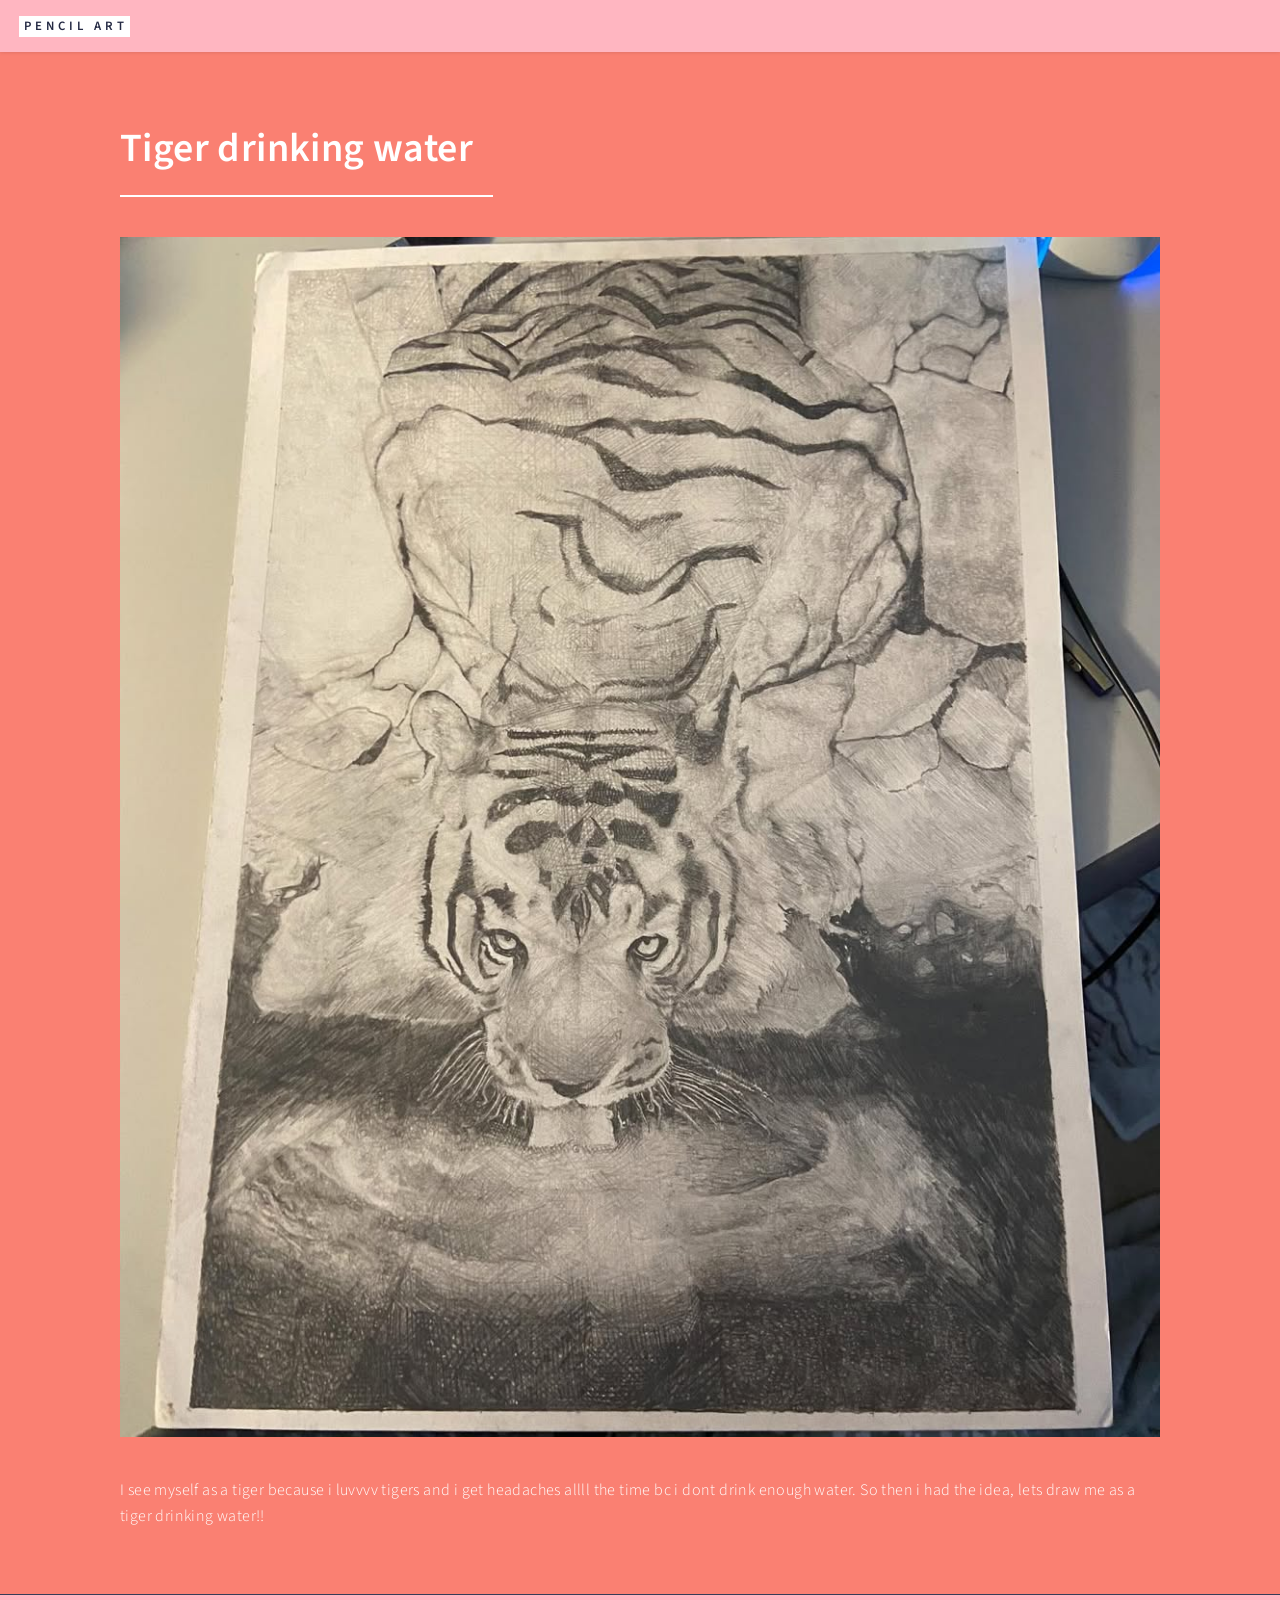
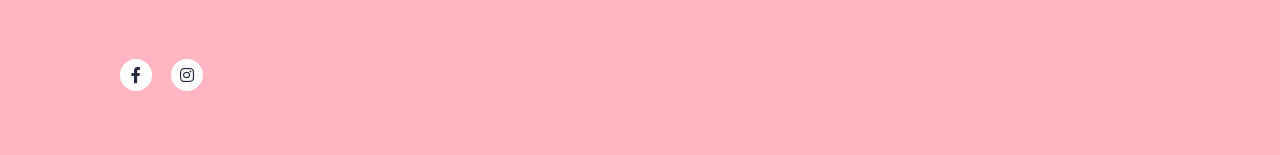
<file: generic.html>
<!DOCTYPE HTML>
<!--
	Forty by HTML5 UP
	html5up.net | @ajlkn
	Free for personal and commercial use under the CCA 3.0 license (html5up.net/license)
-->
<html>
	<head>
		<title>Sulize's Art by Ethan'</title>
		<meta charset="utf-8" />
		<meta name="viewport" content="width=device-width, initial-scale=1, user-scalable=no" />
		<link rel="stylesheet" href="assets/css/main.css" />
		<noscript><link rel="stylesheet" href="assets/css/noscript.css" /></noscript>
	</head>
	<body class="is-preload">

		<!-- Wrapper -->
			<div id="wrapper">

				<!-- Header -->
					<header id="header">
						<a href="landing.html" class="logo"><strong>Pencil Art</strong> <span></span></a>
						<nav>
						</nav>
					</header>

				<!-- Menu -->
				

				<!-- Main -->
					<div id="main" class="alt">

						<!-- One -->
							<section id="one" style="background-color: #FA8072">
								<div class="inner" style="background-color: #FA8072">
									<header class="major">
										<h1>Tiger drinking water</h1>
									</header>
									<span class="image main"><img src="images/PENCILtigerdrinking.jpg" alt="" /></span>
									<p>I see myself as a tiger because i luvvvv tigers and i get headaches allll the time bc i dont drink enough water. So then i had the idea, lets draw me as a tiger drinking water!!</p>
								</div>
							</section>

							

					</div>

				<!-- Contact -->
				

				<!-- Footer -->
					<footer id="footer" style="background-color: #FFB6C1;">
						<div class="inner" style="background-color: #FFB6C1;">
							<ul class="icons">
								<li><a href="https://www.facebook.com/profile.php?id=100076307453314" class="icon brands alt fa-facebook-f"><span class="label">Facebook</span></a></li>
								<li><a href="https://www.instagram.com/the.sueseum?igsh=MWthMDdoaHdodTFtZw==" class="icon brands alt fa-instagram"><span class="label">Instagram</span></a></li>
							</ul>
							<ul class="copyright">
							</ul>
						</div>
					</footer>

			</div>

		<!-- Scripts -->
			<script src="assets/js/jquery.min.js"></script>
			<script src="assets/js/jquery.scrolly.min.js"></script>
			<script src="assets/js/jquery.scrollex.min.js"></script>
			<script src="assets/js/browser.min.js"></script>
			<script src="assets/js/breakpoints.min.js"></script>
			<script src="assets/js/util.js"></script>
			<script src="assets/js/main.js"></script>

	</body>
</html>
</file>
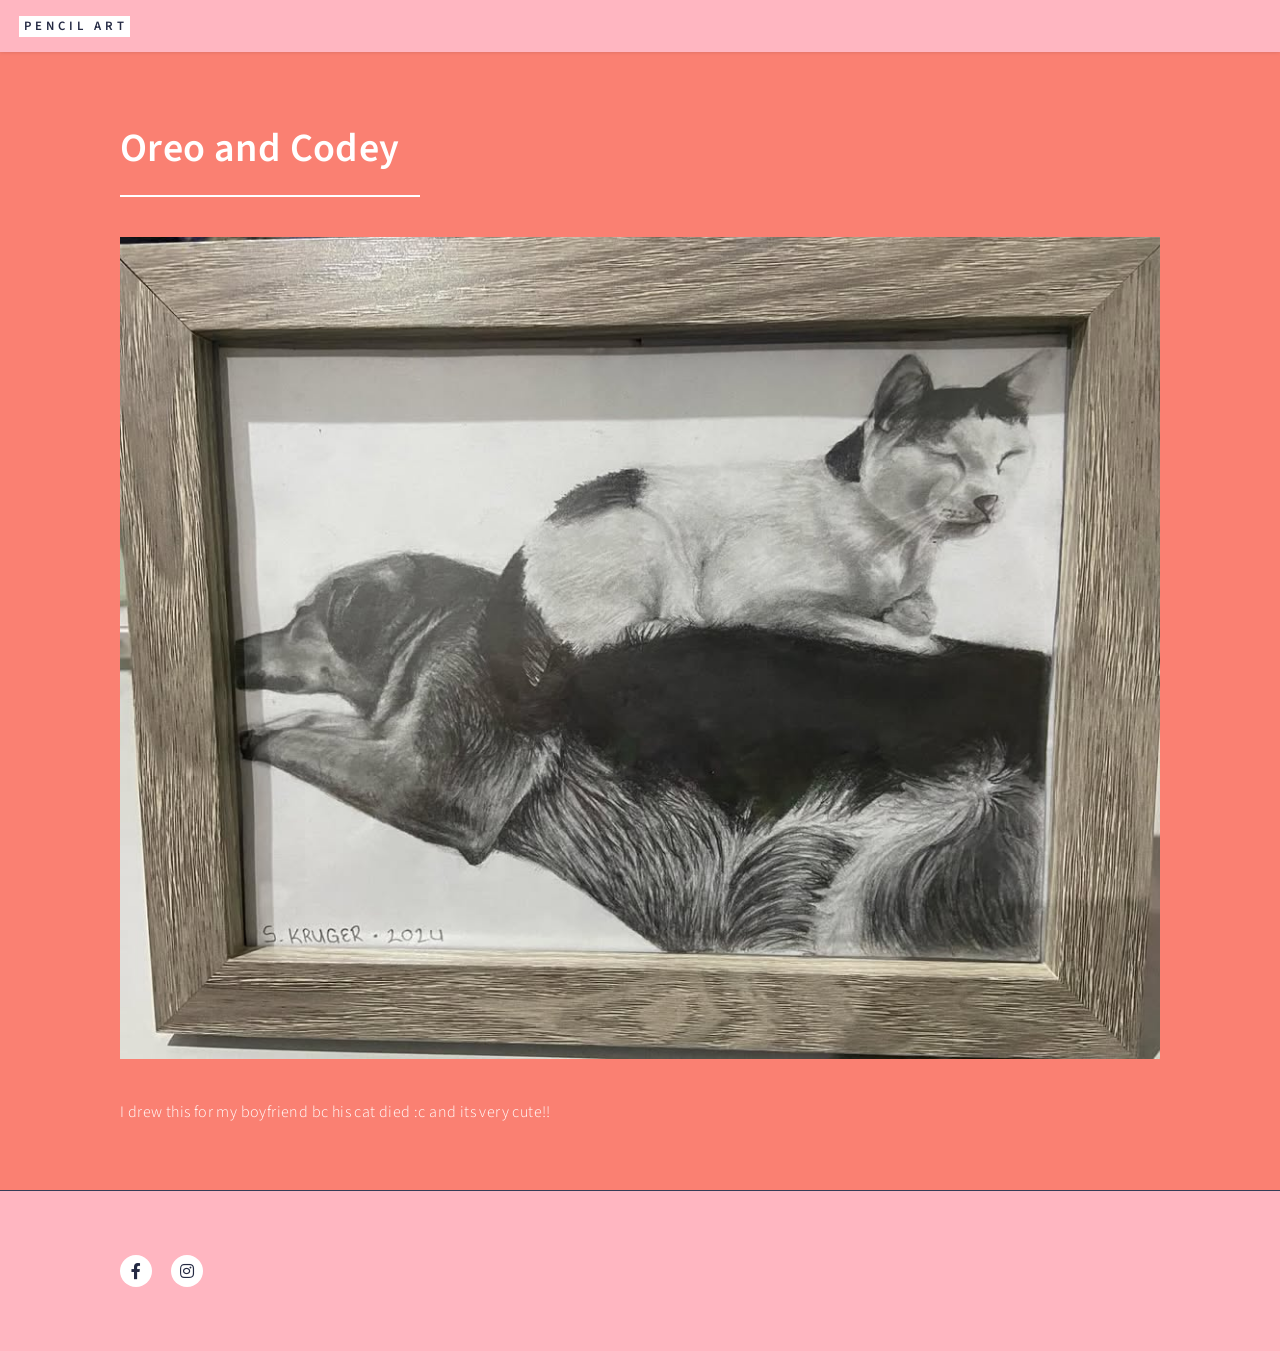
<file: generic1.html>
<!DOCTYPE HTML>
<!--
	Forty by HTML5 UP
	html5up.net | @ajlkn
	Free for personal and commercial use under the CCA 3.0 license (html5up.net/license)
-->
<html>
	<head>
		<title>Sulize's Art by Ethan'</title>
		<meta charset="utf-8" />
		<meta name="viewport" content="width=device-width, initial-scale=1, user-scalable=no" />
		<link rel="stylesheet" href="assets/css/main.css" />
		<noscript><link rel="stylesheet" href="assets/css/noscript.css" /></noscript>
	</head>
	<body class="is-preload">

		<!-- Wrapper -->
			<div id="wrapper">

				<!-- Header -->
					<header id="header">
						<a href="landing.html" class="logo"><strong>Pencil Art</strong> <span></span></a>
						<nav>
						</nav>
					</header>

				<!-- Menu -->
				

				<!-- Main -->
					<div id="main" class="alt">

						<!-- One -->
							<section id="one" style="background-color: #FA8072">
								<div class="inner" style="background-color: #FA8072">
									<header class="major">
										<h1>Oreo and Codey </h1>
									</header>
									<span class="image main"><img src="images/PENCILoreoandcody.jpg" alt="" /></span>
									<p>I drew this for my boyfriend bc his cat died :c and its very cute!!</p>
								</div>
							</section>

							

					</div>

				

				<!-- Footer -->
					<footer id="footer" style="background-color: #FFB6C1;">
						<div class="inner" style="background-color: #FFB6C1;">
							<ul class="icons">
								<li><a href="https://www.facebook.com/profile.php?id=100076307453314" class="icon brands alt fa-facebook-f"><span class="label">Facebook</span></a></li>
								<li><a href="https://www.instagram.com/the.sueseum?igsh=MWthMDdoaHdodTFtZw==" class="icon brands alt fa-instagram"><span class="label">Instagram</span></a></li>
							</ul>
							<ul class="copyright">
							</ul>
						</div>
					</footer>

			</div>

		<!-- Scripts -->
			<script src="assets/js/jquery.min.js"></script>
			<script src="assets/js/jquery.scrolly.min.js"></script>
			<script src="assets/js/jquery.scrollex.min.js"></script>
			<script src="assets/js/browser.min.js"></script>
			<script src="assets/js/breakpoints.min.js"></script>
			<script src="assets/js/util.js"></script>
			<script src="assets/js/main.js"></script>

	</body>
</html>
</file>
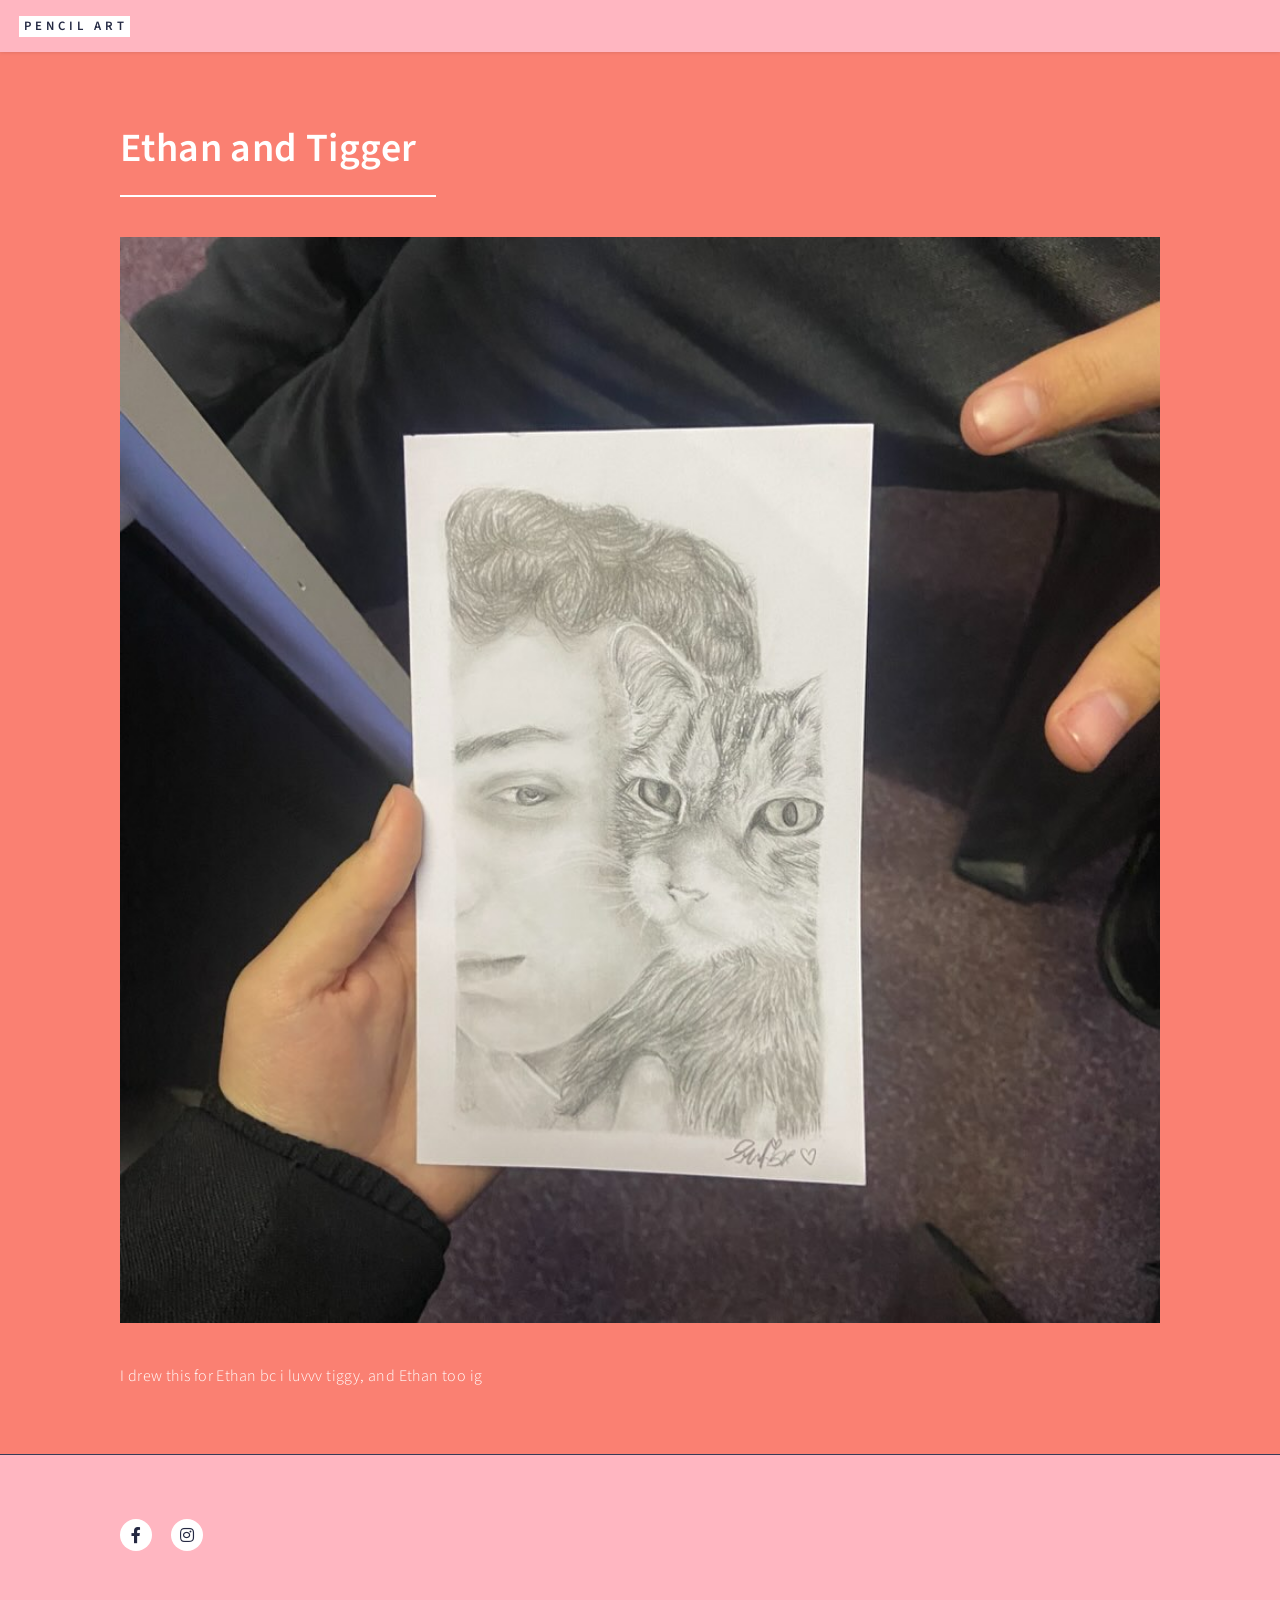
<file: generic2.html>
<!DOCTYPE HTML>
<!--
	Forty by HTML5 UP
	html5up.net | @ajlkn
	Free for personal and commercial use under the CCA 3.0 license (html5up.net/license)
-->
<html>
	<head>
		<title>Sulize's Art by Ethan'</title>
		<meta charset="utf-8" />
		<meta name="viewport" content="width=device-width, initial-scale=1, user-scalable=no" />
		<link rel="stylesheet" href="assets/css/main.css" />
		<noscript><link rel="stylesheet" href="assets/css/noscript.css" /></noscript>
	</head>
	<body class="is-preload">

		<!-- Wrapper -->
			<div id="wrapper">

				<!-- Header -->
					<header id="header">
						<a href="landing.html" class="logo"><strong>Pencil Art</strong> <span></span></a>
						<nav>
						</nav>
					</header>

				<!-- Menu -->
				

				<!-- Main -->
					<div id="main" class="alt">

						<!-- One -->
							<section id="one" style="background-color: #FA8072">
								<div class="inner" style="background-color: #FA8072">
									<header class="major">
										<h1>Ethan and Tigger</h1>
									</header>
									<span class="image main"><img src="images/PENCILethanandtigger.jpg" alt="" /></span>
									<p>I drew this for Ethan bc i luvvv tiggy, and Ethan too ig</p>
								</div>
							</section>

							

					</div>

				
				<!-- Footer -->
					<footer id="footer" style="background-color: #FFB6C1;">
						<div class="inner" style="background-color: #FFB6C1;">
							<ul class="icons">
								<li><a href="https://www.facebook.com/profile.php?id=100076307453314" class="icon brands alt fa-facebook-f"><span class="label">Facebook</span></a></li>
								<li><a href="https://www.instagram.com/the.sueseum?igsh=MWthMDdoaHdodTFtZw==" class="icon brands alt fa-instagram"><span class="label">Instagram</span></a></li>
							</ul>
							<ul class="copyright">
							</ul>
						</div>
					</footer>

			</div>

		<!-- Scripts -->
			<script src="assets/js/jquery.min.js"></script>
			<script src="assets/js/jquery.scrolly.min.js"></script>
			<script src="assets/js/jquery.scrollex.min.js"></script>
			<script src="assets/js/browser.min.js"></script>
			<script src="assets/js/breakpoints.min.js"></script>
			<script src="assets/js/util.js"></script>
			<script src="assets/js/main.js"></script>

	</body>
</html>
</file>
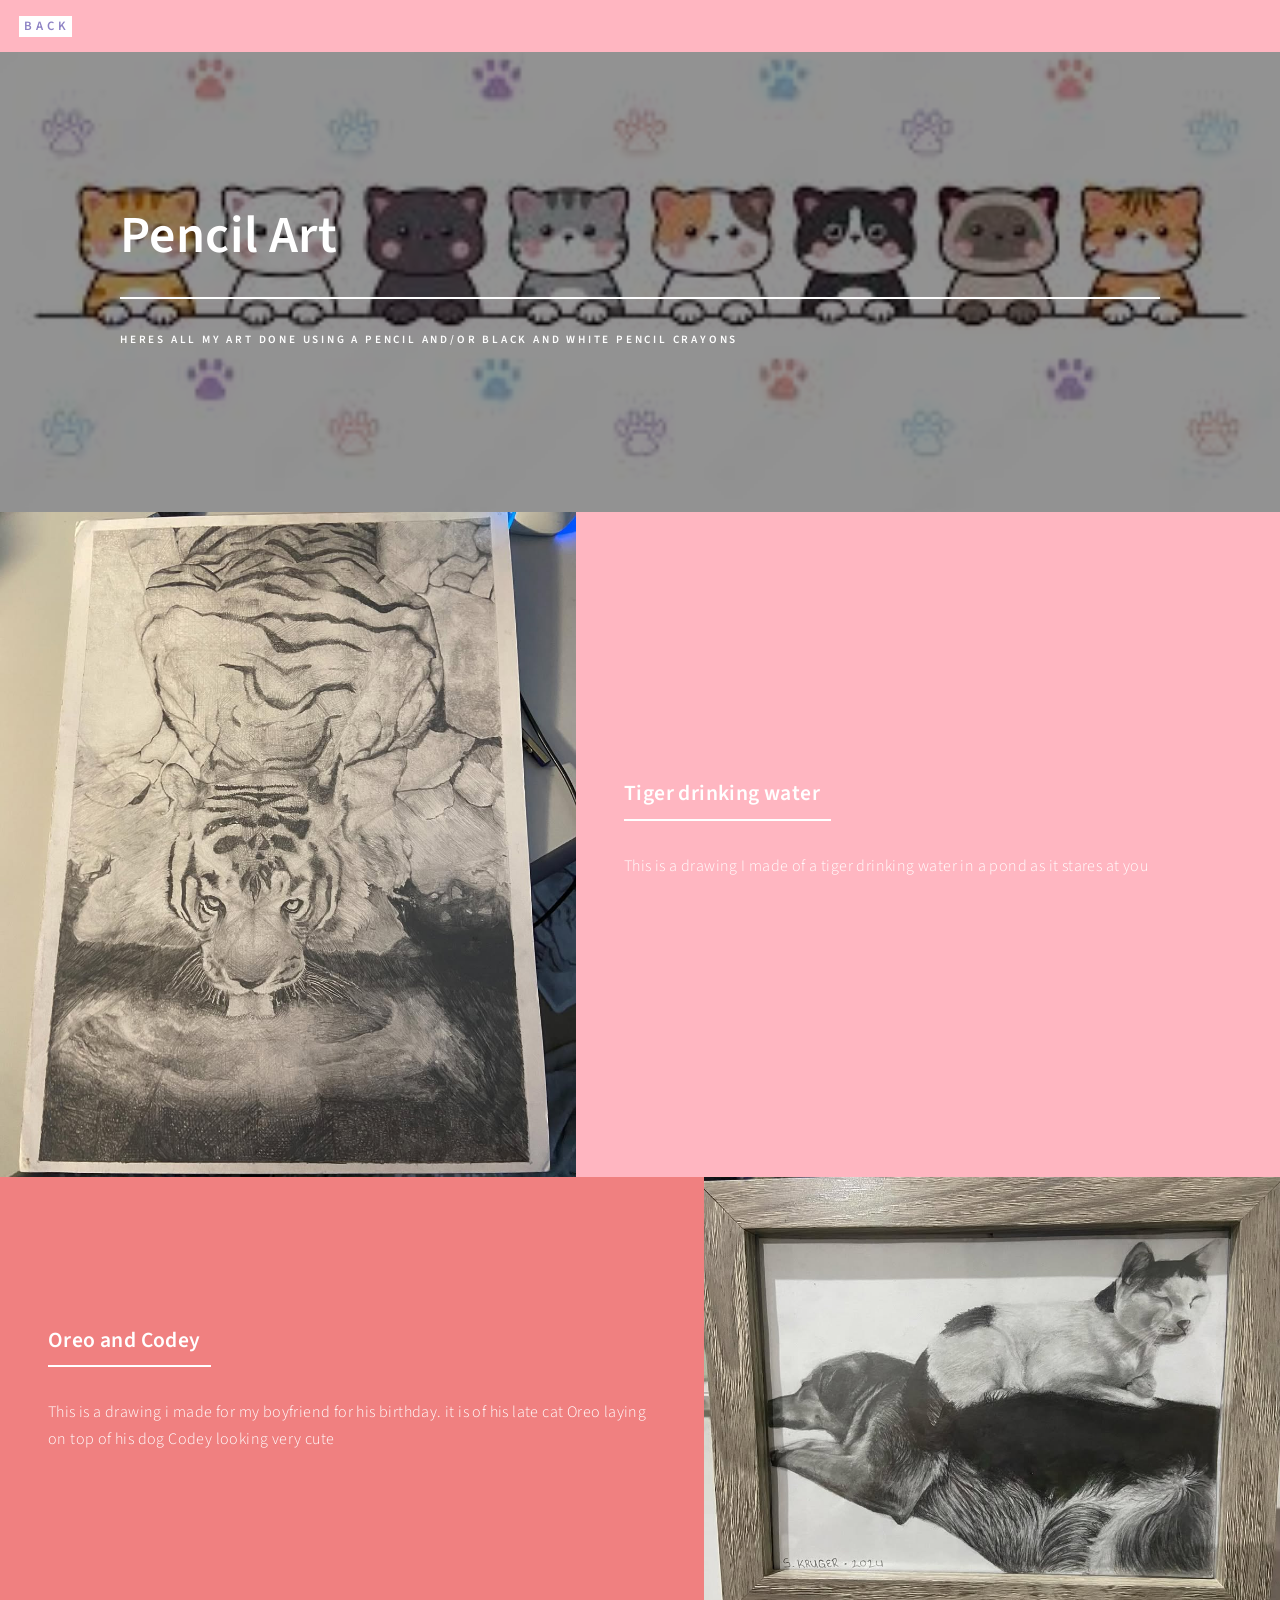
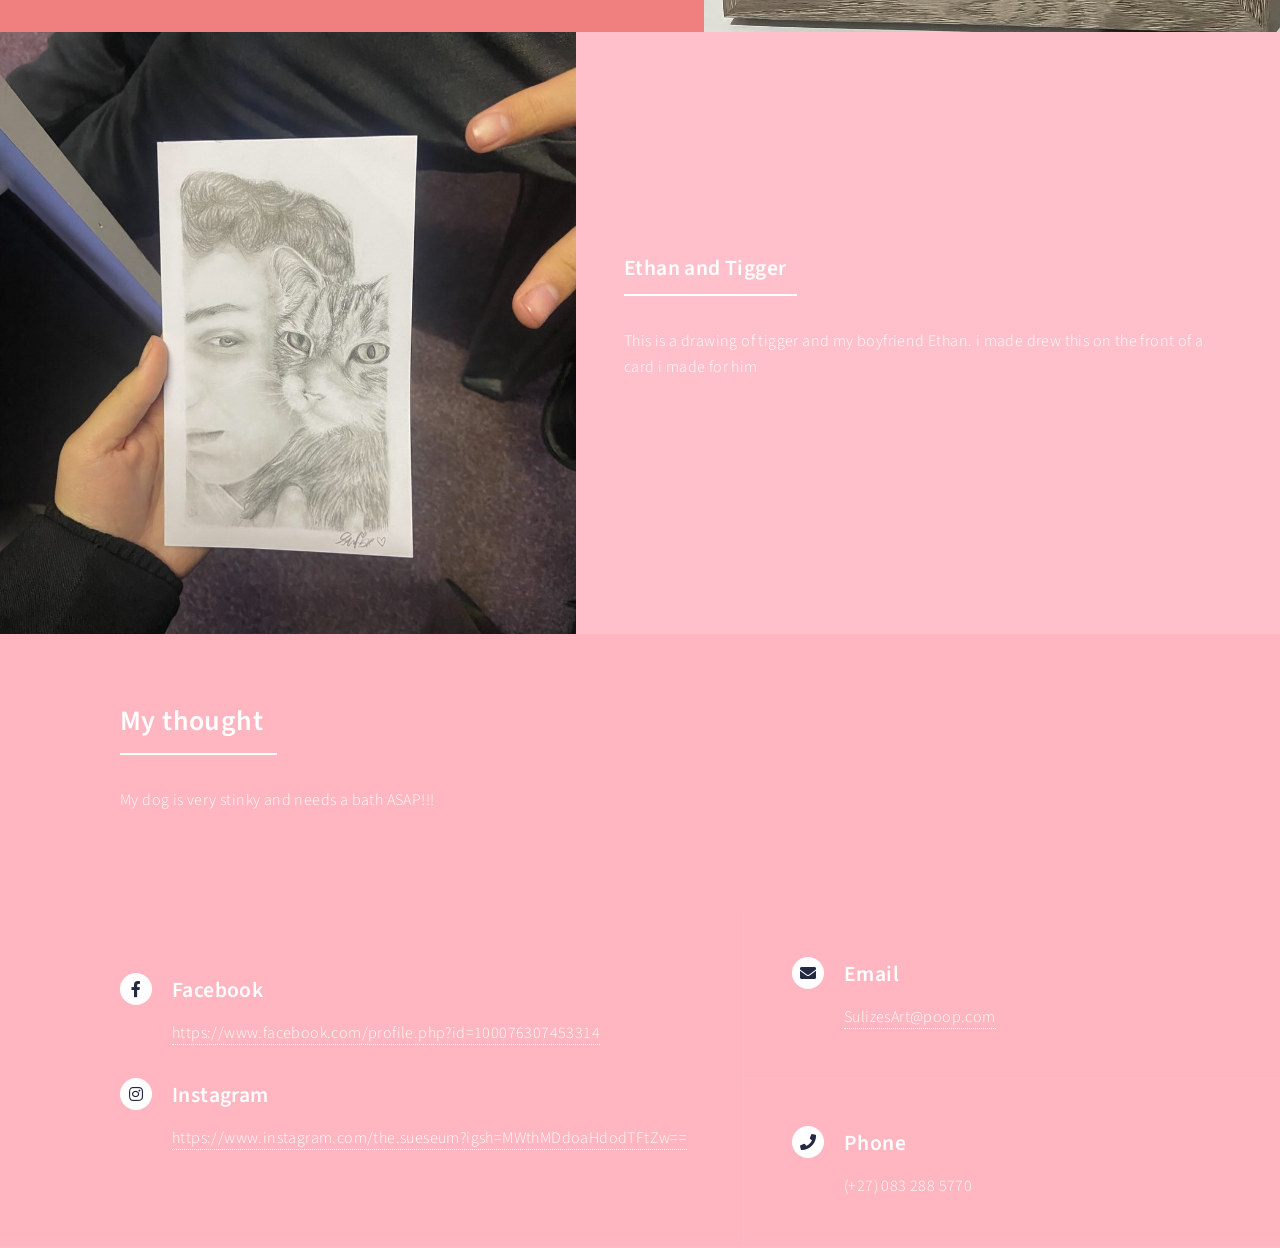
<file: landing.html>
<!DOCTYPE HTML>
<!--
	Forty by HTML5 UP
	html5up.net | @ajlkn
	Free for personal and commercial use under the CCA 3.0 license (html5up.net/license)
-->
<html>
	<head>
		<title>Landing - Sulize's Pencil Art'</title>
		<meta charset="utf-8" />
		<meta name="viewport" content="width=device-width, initial-scale=1, user-scalable=no" />
		<link rel="stylesheet" href="assets/css/main.css" />
		<noscript><link rel="stylesheet" href="assets/css/noscript.css" /></noscript>
	</head>
	<body class="is-preload">

		<!-- Wrapper -->
			<div id="wrapper">

				<!-- Header -->
				<!-- Note: The "styleN" class below should match that of the banner element. -->
					<header id="header" class="alt style2">
						<a href="index.html" class="logo"><strong>Back</strong> <span></span></a>
						<nav>
						</nav>
					</header>

				<!-- Menu -->
					

				<!-- Banner -->
				<!-- Note: The "styleN" class below should match that of the header element. -->
					<section id="banner" class="style2">
						<div class="inner">
							<span class="image">
								<img src="images/banner.jpg" alt="" />
							</span>
							<header class="major">
								<h1>Pencil Art</h1>
							</header>
							<div class="content">
								<p>Heres all my art done using a pencil and/or black and white pencil crayons<br />
						
							</div>
						</div>
					</section>

				<!-- Main -->
					<div id="main">

						<!-- One -->
							

						<!-- Two -->
							<section id="two" class="spotlights">
								<section>	
								<!-- here is for linking an image to a different website (the generic html file) -->
									<a href="generic.html" class="image">
										<img src="images/PENCILtigerdrinking.jpg" alt="" data-position="center center" />
									</a>
									<div class="content" style="background-color: #FFB6C1">
										<div class="inner" >
											<header class="major">
												<h3>Tiger drinking water</h3>
											</header>
											<p>This is a drawing I made of a tiger drinking water in a pond as it stares at you</p>
											<ul class="actions">
											</ul>
										</div>
									</div>
								</section>

								<section>
									<a href="generic1.html" class="image"> 
										<img src="images/PENCILoreoandcody.jpg" alt="" data-position="top center" />
									</a>
									<div class="content" style="background-color: #F08080">
										<div class="inner">
											<header class="major">
												<h3>Oreo and Codey</h3>
											</header>
											<p>This is a drawing i made for my boyfriend for his birthday. it is of his late cat Oreo laying on top of his dog Codey looking very cute</p>
											<ul class="actions">
											</ul>
										</div>
									</div>
								</section>
								<section>
									<a href="generic2.html" class="image">
										<img src="images/PENCILethanandtigger.jpg" alt="" data-position="25% 25%" />
									</a>
									<div class="content"  style="background-color: #FFC0CB">
										<div class="inner">
											<header class="major">
												<h3>Ethan and Tigger</h3>
											</header>
											<p>This is a drawing of tigger and my boyfriend Ethan. i made drew this on the front of a card i made for him</p>
											<ul class="actions">
											</ul>
										</div>
									</div>
								</section>
							</section>

						<!-- Three -->
							<section id="three">
								<div class="inner">
									<header class="major">
										<h2>My thought</h2>
									</header>
									<p>My dog is very stinky and needs a bath ASAP!!! </p>
									<ul class="actions">
									</ul>
								</div>
							</section>

					</div>

				<!-- Contact -->
					<section id="contact">
						<div class="inner">
							<section>
								
							<div class="contact-method">
										<span class="icon brands alt fa-facebook-f"></span>
										<h3>Facebook</h3>
										<a href="#">https://www.facebook.com/profile.php?id=100076307453314</a>
									</div>

							<div class="contact-method">
										<span class="icon brands alt fa-instagram"></span>
										<h3>Instagram</h3>
										<a href="#">https://www.instagram.com/the.sueseum?igsh=MWthMDdoaHdodTFtZw==</a>
									</div>



							</section>
							<section class="split">
								<section>
									<div class="contact-method">
										<span class="icon solid alt fa-envelope"></span>
										<h3>Email</h3>
										<a href="#">SulizesArt@poop.com</a>
									</div>
								</section>
								<section>
									<div class="contact-method">
										<span class="icon solid alt fa-phone"></span>
										<h3>Phone</h3>
										<span>(+27) 083 288 5770 </span>
									</div>
								</section>
															
								</section>
							</section>
						</div>
					</section>

			

			</div>

		<!-- Scripts -->
			<script src="assets/js/jquery.min.js"></script>
			<script src="assets/js/jquery.scrolly.min.js"></script>
			<script src="assets/js/jquery.scrollex.min.js"></script>
			<script src="assets/js/browser.min.js"></script>
			<script src="assets/js/breakpoints.min.js"></script>
			<script src="assets/js/util.js"></script>
			<script src="assets/js/main.js"></script>

	</body>
</html>
</file>
<file: assets/css/noscript.css>
/*
	Forty by HTML5 UP
	html5up.net | @ajlkn
	Free for personal and commercial use under the CCA 3.0 license (html5up.net/license)
*/

/* Banner */

	body.is-preload #banner:after {
		opacity: 0.85;
	}

	body.is-preload #banner > .inner {
		-moz-filter: none;
		-webkit-filter: none;
		-ms-filter: none;
		filter: none;
		-moz-transform: none;
		-webkit-transform: none;
		-ms-transform: none;
		transform: none;
		opacity: 1;
	}
</file>
<file: assets/css/main.css>
@import url(fontawesome-all.min.css);
@import url("https://fonts.googleapis.com/css?family=Source+Sans+Pro:300,300italic,600,600italic");

/*
	Forty by HTML5 UP
	html5up.net | @ajlkn
	Free for personal and commercial use under the CCA 3.0 license (html5up.net/license)
*/

html, body, div, span, applet, object,
iframe, h1, h2, h3, h4, h5, h6, p, blockquote,
pre, a, abbr, acronym, address, big, cite,
code, del, dfn, em, img, ins, kbd, q, s, samp,
small, strike, strong, sub, sup, tt, var, b,
u, i, center, dl, dt, dd, ol, ul, li, fieldset,
form, label, legend, table, caption, tbody,
tfoot, thead, tr, th, td, article, aside,
canvas, details, embed, figure, figcaption,
footer, header, hgroup, menu, nav, output, ruby,
section, summary, time, mark, audio, video {
	margin: 0;
	padding: 0;
	border: 0;
	font-size: 100%;
	font: inherit;
	vertical-align: baseline;}

article, aside, details, figcaption, figure,
footer, header, hgroup, menu, nav, section {
	display: block;}

body {
	line-height: 1;
}

ol, ul {
	list-style: none;
}

blockquote, q {
	quotes: none;
}

	blockquote:before, blockquote:after, q:before, q:after {
		content: '';
		content: none;
	}

table {
	border-collapse: collapse;
	border-spacing: 0;
}

body {
	-webkit-text-size-adjust: none;
}

mark {
	background-color: transparent;
	color: inherit;
}

input::-moz-focus-inner {
	border: 0;
	padding: 0;
}

input, select, textarea {
	-moz-appearance: none;
	-webkit-appearance: none;
	-ms-appearance: none;
	appearance: none;
}

/* Basic */

	@-ms-viewport {
		width: device-width;
	}

	body {
		-ms-overflow-style: scrollbar;
	}

	@media screen and (max-width: 480px) {

		html, body {
			min-width: 320px;
		}

	}

	html {
		box-sizing: border-box;
	}

	*, *:before, *:after {
		box-sizing: inherit;
	}

	body {
		background: #242943;
	}

		body.is-preload *, body.is-preload *:before, body.is-preload *:after {
			-moz-animation: none !important;
			-webkit-animation: none !important;
			-ms-animation: none !important;
			animation: none !important;
			-moz-transition: none !important;
			-webkit-transition: none !important;
			-ms-transition: none !important;
			transition: none !important;
		}

/* Type */

	body, input, select, textarea {
		color: #ffffff;
		font-family: "Source Sans Pro", Helvetica, sans-serif;
		font-size: 17pt;
		font-weight: 300;
		letter-spacing: 0.025em;
		line-height: 1.65;
	}

		@media screen and (max-width: 1680px) {

			body, input, select, textarea {
				font-size: 14pt;
			}

		}

		@media screen and (max-width: 1280px) {

			body, input, select, textarea {
				font-size: 12pt;
			}

		}

		@media screen and (max-width: 360px) {

			body, input, select, textarea {
				font-size: 11pt;
			}

		}

	a {
		-moz-transition: color 0.2s ease-in-out, border-bottom-color 0.2s ease-in-out;
		-webkit-transition: color 0.2s ease-in-out, border-bottom-color 0.2s ease-in-out;
		-ms-transition: color 0.2s ease-in-out, border-bottom-color 0.2s ease-in-out;
		transition: color 0.2s ease-in-out, border-bottom-color 0.2s ease-in-out;
		border-bottom: dotted 1px;
		color: inherit;
		text-decoration: none;
	}

		a:hover {
			border-bottom-color: transparent;
			color: #9bf1ff !important;
		}

		a:active {
			color: #53e3fb !important;
		}

	strong, b {
		color: #ffffff;
		font-weight: 600;
	}

	em, i {
		font-style: italic;
	}

	p {
		margin: 0 0 2em 0;
	}

	h1, h2, h3, h4, h5, h6 {
		color: #ffffff;
		font-weight: 600;
		line-height: 1.65;
		margin: 0 0 1em 0;
	}

		h1 a, h2 a, h3 a, h4 a, h5 a, h6 a {
			color: inherit;
			border-bottom: 0;
		}

	h1 {
		font-size: 2.5em;
	}

	h2 {
		font-size: 1.75em;
	}

	h3 {
		font-size: 1.35em;
	}

	h4 {
		font-size: 1.1em;
	}

	h5 {
		font-size: 0.9em;
	}

	h6 {
		font-size: 0.7em;
	}

	@media screen and (max-width: 736px) {

		h1 {
			font-size: 2em;
		}

		h2 {
			font-size: 1.5em;
		}

		h3 {
			font-size: 1.25em;
		}

	}

	sub {
		font-size: 0.8em;
		position: relative;
		top: 0.5em;
	}

	sup {
		font-size: 0.8em;
		position: relative;
		top: -0.5em;
	}

	blockquote {
		border-left: solid 4px rgba(212, 212, 255, 0.1);
		font-style: italic;
		margin: 0 0 2em 0;
		padding: 0.5em 0 0.5em 2em;
	}

	code {
		background: rgba(212, 212, 255, 0.035);
		font-family: "Courier New", monospace;
		font-size: 0.9em;
		margin: 0 0.25em;
		padding: 0.25em 0.65em;
	}

	pre {
		-webkit-overflow-scrolling: touch;
		font-family: "Courier New", monospace;
		font-size: 0.9em;
		margin: 0 0 2em 0;
	}

		pre code {
			display: block;
			line-height: 1.75;
			padding: 1em 1.5em;
			overflow-x: auto;
		}

	hr {
		border: 0;
		border-bottom: solid 1px rgba(212, 212, 255, 0.1);
		margin: 2em 0;
	}

		hr.major {
			margin: 3em 0;
		}

	.align-left {
		text-align: left;
	}

	.align-center {
		text-align: center;
	}

	.align-right {
		text-align: right;
	}

/* Row */

	.row {
		display: flex;
		flex-wrap: wrap;
		box-sizing: border-box;
		align-items: stretch;
	}

		.row > * {
			box-sizing: border-box;
		}

		.row.gtr-uniform > * > :last-child {
			margin-bottom: 0;
		}

		.row.aln-left {
			justify-content: flex-start;
		}

		.row.aln-center {
			justify-content: center;
		}

		.row.aln-right {
			justify-content: flex-end;
		}

		.row.aln-top {
			align-items: flex-start;
		}

		.row.aln-middle {
			align-items: center;
		}

		.row.aln-bottom {
			align-items: flex-end;
		}

		.row > .imp {
			order: -1;
		}

		.row > .col-1 {
			width: 8.33333%;
		}

		.row > .off-1 {
			margin-left: 8.33333%;
		}

		.row > .col-2 {
			width: 16.66667%;
		}

		.row > .off-2 {
			margin-left: 16.66667%;
		}

		.row > .col-3 {
			width: 25%;
		}

		.row > .off-3 {
			margin-left: 25%;
		}

		.row > .col-4 {
			width: 33.33333%;
		}

		.row > .off-4 {
			margin-left: 33.33333%;
		}

		.row > .col-5 {
			width: 41.66667%;
		}

		.row > .off-5 {
			margin-left: 41.66667%;
		}

		.row > .col-6 {
			width: 50%;
		}

		.row > .off-6 {
			margin-left: 50%;
		}

		.row > .col-7 {
			width: 58.33333%;
		}

		.row > .off-7 {
			margin-left: 58.33333%;
		}

		.row > .col-8 {
			width: 66.66667%;
		}

		.row > .off-8 {
			margin-left: 66.66667%;
		}

		.row > .col-9 {
			width: 75%;
		}

		.row > .off-9 {
			margin-left: 75%;
		}

		.row > .col-10 {
			width: 83.33333%;
		}

		.row > .off-10 {
			margin-left: 83.33333%;
		}

		.row > .col-11 {
			width: 91.66667%;
		}

		.row > .off-11 {
			margin-left: 91.66667%;
		}

		.row > .col-12 {
			width: 100%;
		}

		.row > .off-12 {
			margin-left: 100%;
		}

		.row.gtr-0 {
			margin-top: 0;
			margin-left: 0em;
		}

			.row.gtr-0 > * {
				padding: 0 0 0 0em;
			}

			.row.gtr-0.gtr-uniform {
				margin-top: 0em;
			}

				.row.gtr-0.gtr-uniform > * {
					padding-top: 0em;
				}

		.row.gtr-25 {
			margin-top: 0;
			margin-left: -0.5em;
		}

			.row.gtr-25 > * {
				padding: 0 0 0 0.5em;
			}

			.row.gtr-25.gtr-uniform {
				margin-top: -0.5em;
			}

				.row.gtr-25.gtr-uniform > * {
					padding-top: 0.5em;
				}

		.row.gtr-50 {
			margin-top: 0;
			margin-left: -1em;
		}

			.row.gtr-50 > * {
				padding: 0 0 0 1em;
			}

			.row.gtr-50.gtr-uniform {
				margin-top: -1em;
			}

				.row.gtr-50.gtr-uniform > * {
					padding-top: 1em;
				}

		.row {
			margin-top: 0;
			margin-left: -2em;
		}

			.row > * {
				padding: 0 0 0 2em;
			}

			.row.gtr-uniform {
				margin-top: -2em;
			}

				.row.gtr-uniform > * {
					padding-top: 2em;
				}

		.row.gtr-150 {
			margin-top: 0;
			margin-left: -3em;
		}

			.row.gtr-150 > * {
				padding: 0 0 0 3em;
			}

			.row.gtr-150.gtr-uniform {
				margin-top: -3em;
			}

				.row.gtr-150.gtr-uniform > * {
					padding-top: 3em;
				}

		.row.gtr-200 {
			margin-top: 0;
			margin-left: -4em;
		}

			.row.gtr-200 > * {
				padding: 0 0 0 4em;
			}

			.row.gtr-200.gtr-uniform {
				margin-top: -4em;
			}

				.row.gtr-200.gtr-uniform > * {
					padding-top: 4em;
				}

		@media screen and (max-width: 1680px) {

			.row {
				display: flex;
				flex-wrap: wrap;
				box-sizing: border-box;
				align-items: stretch;
			}

				.row > * {
					box-sizing: border-box;
				}

				.row.gtr-uniform > * > :last-child {
					margin-bottom: 0;
				}

				.row.aln-left {
					justify-content: flex-start;
				}

				.row.aln-center {
					justify-content: center;
				}

				.row.aln-right {
					justify-content: flex-end;
				}

				.row.aln-top {
					align-items: flex-start;
				}

				.row.aln-middle {
					align-items: center;
				}

				.row.aln-bottom {
					align-items: flex-end;
				}

				.row > .imp-xlarge {
					order: -1;
				}

				.row > .col-1-xlarge {
					width: 8.33333%;
				}

				.row > .off-1-xlarge {
					margin-left: 8.33333%;
				}

				.row > .col-2-xlarge {
					width: 16.66667%;
				}

				.row > .off-2-xlarge {
					margin-left: 16.66667%;
				}

				.row > .col-3-xlarge {
					width: 25%;
				}

				.row > .off-3-xlarge {
					margin-left: 25%;
				}

				.row > .col-4-xlarge {
					width: 33.33333%;
				}

				.row > .off-4-xlarge {
					margin-left: 33.33333%;
				}

				.row > .col-5-xlarge {
					width: 41.66667%;
				}

				.row > .off-5-xlarge {
					margin-left: 41.66667%;
				}

				.row > .col-6-xlarge {
					width: 50%;
				}

				.row > .off-6-xlarge {
					margin-left: 50%;
				}

				.row > .col-7-xlarge {
					width: 58.33333%;
				}

				.row > .off-7-xlarge {
					margin-left: 58.33333%;
				}

				.row > .col-8-xlarge {
					width: 66.66667%;
				}

				.row > .off-8-xlarge {
					margin-left: 66.66667%;
				}

				.row > .col-9-xlarge {
					width: 75%;
				}

				.row > .off-9-xlarge {
					margin-left: 75%;
				}

				.row > .col-10-xlarge {
					width: 83.33333%;
				}

				.row > .off-10-xlarge {
					margin-left: 83.33333%;
				}

				.row > .col-11-xlarge {
					width: 91.66667%;
				}

				.row > .off-11-xlarge {
					margin-left: 91.66667%;
				}

				.row > .col-12-xlarge {
					width: 100%;
				}

				.row > .off-12-xlarge {
					margin-left: 100%;
				}

				.row.gtr-0 {
					margin-top: 0;
					margin-left: 0em;
				}

					.row.gtr-0 > * {
						padding: 0 0 0 0em;
					}

					.row.gtr-0.gtr-uniform {
						margin-top: 0em;
					}

						.row.gtr-0.gtr-uniform > * {
							padding-top: 0em;
						}

				.row.gtr-25 {
					margin-top: 0;
					margin-left: -0.5em;
				}

					.row.gtr-25 > * {
						padding: 0 0 0 0.5em;
					}

					.row.gtr-25.gtr-uniform {
						margin-top: -0.5em;
					}

						.row.gtr-25.gtr-uniform > * {
							padding-top: 0.5em;
						}

				.row.gtr-50 {
					margin-top: 0;
					margin-left: -1em;
				}

					.row.gtr-50 > * {
						padding: 0 0 0 1em;
					}

					.row.gtr-50.gtr-uniform {
						margin-top: -1em;
					}

						.row.gtr-50.gtr-uniform > * {
							padding-top: 1em;
						}

				.row {
					margin-top: 0;
					margin-left: -2em;
				}

					.row > * {
						padding: 0 0 0 2em;
					}

					.row.gtr-uniform {
						margin-top: -2em;
					}

						.row.gtr-uniform > * {
							padding-top: 2em;
						}

				.row.gtr-150 {
					margin-top: 0;
					margin-left: -3em;
				}

					.row.gtr-150 > * {
						padding: 0 0 0 3em;
					}

					.row.gtr-150.gtr-uniform {
						margin-top: -3em;
					}

						.row.gtr-150.gtr-uniform > * {
							padding-top: 3em;
						}

				.row.gtr-200 {
					margin-top: 0;
					margin-left: -4em;
				}

					.row.gtr-200 > * {
						padding: 0 0 0 4em;
					}

					.row.gtr-200.gtr-uniform {
						margin-top: -4em;
					}

						.row.gtr-200.gtr-uniform > * {
							padding-top: 4em;
						}

		}

		@media screen and (max-width: 1280px) {

			.row {
				display: flex;
				flex-wrap: wrap;
				box-sizing: border-box;
				align-items: stretch;
			}

				.row > * {
					box-sizing: border-box;
				}

				.row.gtr-uniform > * > :last-child {
					margin-bottom: 0;
				}

				.row.aln-left {
					justify-content: flex-start;
				}

				.row.aln-center {
					justify-content: center;
				}

				.row.aln-right {
					justify-content: flex-end;
				}

				.row.aln-top {
					align-items: flex-start;
				}

				.row.aln-middle {
					align-items: center;
				}

				.row.aln-bottom {
					align-items: flex-end;
				}

				.row > .imp-large {
					order: -1;
				}

				.row > .col-1-large {
					width: 8.33333%;
				}

				.row > .off-1-large {
					margin-left: 8.33333%;
				}

				.row > .col-2-large {
					width: 16.66667%;
				}

				.row > .off-2-large {
					margin-left: 16.66667%;
				}

				.row > .col-3-large {
					width: 25%;
				}

				.row > .off-3-large {
					margin-left: 25%;
				}

				.row > .col-4-large {
					width: 33.33333%;
				}

				.row > .off-4-large {
					margin-left: 33.33333%;
				}

				.row > .col-5-large {
					width: 41.66667%;
				}

				.row > .off-5-large {
					margin-left: 41.66667%;
				}

				.row > .col-6-large {
					width: 50%;
				}

				.row > .off-6-large {
					margin-left: 50%;
				}

				.row > .col-7-large {
					width: 58.33333%;
				}

				.row > .off-7-large {
					margin-left: 58.33333%;
				}

				.row > .col-8-large {
					width: 66.66667%;
				}

				.row > .off-8-large {
					margin-left: 66.66667%;
				}

				.row > .col-9-large {
					width: 75%;
				}

				.row > .off-9-large {
					margin-left: 75%;
				}

				.row > .col-10-large {
					width: 83.33333%;
				}

				.row > .off-10-large {
					margin-left: 83.33333%;
				}

				.row > .col-11-large {
					width: 91.66667%;
				}

				.row > .off-11-large {
					margin-left: 91.66667%;
				}

				.row > .col-12-large {
					width: 100%;
				}

				.row > .off-12-large {
					margin-left: 100%;
				}

				.row.gtr-0 {
					margin-top: 0;
					margin-left: 0em;
				}

					.row.gtr-0 > * {
						padding: 0 0 0 0em;
					}

					.row.gtr-0.gtr-uniform {
						margin-top: 0em;
					}

						.row.gtr-0.gtr-uniform > * {
							padding-top: 0em;
						}

				.row.gtr-25 {
					margin-top: 0;
					margin-left: -0.375em;
				}

					.row.gtr-25 > * {
						padding: 0 0 0 0.375em;
					}

					.row.gtr-25.gtr-uniform {
						margin-top: -0.375em;
					}

						.row.gtr-25.gtr-uniform > * {
							padding-top: 0.375em;
						}

				.row.gtr-50 {
					margin-top: 0;
					margin-left: -0.75em;
				}

					.row.gtr-50 > * {
						padding: 0 0 0 0.75em;
					}

					.row.gtr-50.gtr-uniform {
						margin-top: -0.75em;
					}

						.row.gtr-50.gtr-uniform > * {
							padding-top: 0.75em;
						}

				.row {
					margin-top: 0;
					margin-left: -1.5em;
				}

					.row > * {
						padding: 0 0 0 1.5em;
					}

					.row.gtr-uniform {
						margin-top: -1.5em;
					}

						.row.gtr-uniform > * {
							padding-top: 1.5em;
						}

				.row.gtr-150 {
					margin-top: 0;
					margin-left: -2.25em;
				}

					.row.gtr-150 > * {
						padding: 0 0 0 2.25em;
					}

					.row.gtr-150.gtr-uniform {
						margin-top: -2.25em;
					}

						.row.gtr-150.gtr-uniform > * {
							padding-top: 2.25em;
						}

				.row.gtr-200 {
					margin-top: 0;
					margin-left: -3em;
				}

					.row.gtr-200 > * {
						padding: 0 0 0 3em;
					}

					.row.gtr-200.gtr-uniform {
						margin-top: -3em;
					}

						.row.gtr-200.gtr-uniform > * {
							padding-top: 3em;
						}

		}

		@media screen and (max-width: 980px) {

			.row {
				display: flex;
				flex-wrap: wrap;
				box-sizing: border-box;
				align-items: stretch;
			}

				.row > * {
					box-sizing: border-box;
				}

				.row.gtr-uniform > * > :last-child {
					margin-bottom: 0;
				}

				.row.aln-left {
					justify-content: flex-start;
				}

				.row.aln-center {
					justify-content: center;
				}

				.row.aln-right {
					justify-content: flex-end;
				}

				.row.aln-top {
					align-items: flex-start;
				}

				.row.aln-middle {
					align-items: center;
				}

				.row.aln-bottom {
					align-items: flex-end;
				}

				.row > .imp-medium {
					order: -1;
				}

				.row > .col-1-medium {
					width: 8.33333%;
				}

				.row > .off-1-medium {
					margin-left: 8.33333%;
				}

				.row > .col-2-medium {
					width: 16.66667%;
				}

				.row > .off-2-medium {
					margin-left: 16.66667%;
				}

				.row > .col-3-medium {
					width: 25%;
				}

				.row > .off-3-medium {
					margin-left: 25%;
				}

				.row > .col-4-medium {
					width: 33.33333%;
				}

				.row > .off-4-medium {
					margin-left: 33.33333%;
				}

				.row > .col-5-medium {
					width: 41.66667%;
				}

				.row > .off-5-medium {
					margin-left: 41.66667%;
				}

				.row > .col-6-medium {
					width: 50%;
				}

				.row > .off-6-medium {
					margin-left: 50%;
				}

				.row > .col-7-medium {
					width: 58.33333%;
				}

				.row > .off-7-medium {
					margin-left: 58.33333%;
				}

				.row > .col-8-medium {
					width: 66.66667%;
				}

				.row > .off-8-medium {
					margin-left: 66.66667%;
				}

				.row > .col-9-medium {
					width: 75%;
				}

				.row > .off-9-medium {
					margin-left: 75%;
				}

				.row > .col-10-medium {
					width: 83.33333%;
				}

				.row > .off-10-medium {
					margin-left: 83.33333%;
				}

				.row > .col-11-medium {
					width: 91.66667%;
				}

				.row > .off-11-medium {
					margin-left: 91.66667%;
				}

				.row > .col-12-medium {
					width: 100%;
				}

				.row > .off-12-medium {
					margin-left: 100%;
				}

				.row.gtr-0 {
					margin-top: 0;
					margin-left: 0em;
				}

					.row.gtr-0 > * {
						padding: 0 0 0 0em;
					}

					.row.gtr-0.gtr-uniform {
						margin-top: 0em;
					}

						.row.gtr-0.gtr-uniform > * {
							padding-top: 0em;
						}

				.row.gtr-25 {
					margin-top: 0;
					margin-left: -0.375em;
				}

					.row.gtr-25 > * {
						padding: 0 0 0 0.375em;
					}

					.row.gtr-25.gtr-uniform {
						margin-top: -0.375em;
					}

						.row.gtr-25.gtr-uniform > * {
							padding-top: 0.375em;
						}

				.row.gtr-50 {
					margin-top: 0;
					margin-left: -0.75em;
				}

					.row.gtr-50 > * {
						padding: 0 0 0 0.75em;
					}

					.row.gtr-50.gtr-uniform {
						margin-top: -0.75em;
					}

						.row.gtr-50.gtr-uniform > * {
							padding-top: 0.75em;
						}

				.row {
					margin-top: 0;
					margin-left: -1.5em;
				}

					.row > * {
						padding: 0 0 0 1.5em;
					}

					.row.gtr-uniform {
						margin-top: -1.5em;
					}

						.row.gtr-uniform > * {
							padding-top: 1.5em;
						}

				.row.gtr-150 {
					margin-top: 0;
					margin-left: -2.25em;
				}

					.row.gtr-150 > * {
						padding: 0 0 0 2.25em;
					}

					.row.gtr-150.gtr-uniform {
						margin-top: -2.25em;
					}

						.row.gtr-150.gtr-uniform > * {
							padding-top: 2.25em;
						}

				.row.gtr-200 {
					margin-top: 0;
					margin-left: -3em;
				}

					.row.gtr-200 > * {
						padding: 0 0 0 3em;
					}

					.row.gtr-200.gtr-uniform {
						margin-top: -3em;
					}

						.row.gtr-200.gtr-uniform > * {
							padding-top: 3em;
						}

		}

		@media screen and (max-width: 736px) {

			.row {
				display: flex;
				flex-wrap: wrap;
				box-sizing: border-box;
				align-items: stretch;
			}

				.row > * {
					box-sizing: border-box;
				}

				.row.gtr-uniform > * > :last-child {
					margin-bottom: 0;
				}

				.row.aln-left {
					justify-content: flex-start;
				}

				.row.aln-center {
					justify-content: center;
				}

				.row.aln-right {
					justify-content: flex-end;
				}

				.row.aln-top {
					align-items: flex-start;
				}

				.row.aln-middle {
					align-items: center;
				}

				.row.aln-bottom {
					align-items: flex-end;
				}

				.row > .imp-small {
					order: -1;
				}

				.row > .col-1-small {
					width: 8.33333%;
				}

				.row > .off-1-small {
					margin-left: 8.33333%;
				}

				.row > .col-2-small {
					width: 16.66667%;
				}

				.row > .off-2-small {
					margin-left: 16.66667%;
				}

				.row > .col-3-small {
					width: 25%;
				}

				.row > .off-3-small {
					margin-left: 25%;
				}

				.row > .col-4-small {
					width: 33.33333%;
				}

				.row > .off-4-small {
					margin-left: 33.33333%;
				}

				.row > .col-5-small {
					width: 41.66667%;
				}

				.row > .off-5-small {
					margin-left: 41.66667%;
				}

				.row > .col-6-small {
					width: 50%;
				}

				.row > .off-6-small {
					margin-left: 50%;
				}

				.row > .col-7-small {
					width: 58.33333%;
				}

				.row > .off-7-small {
					margin-left: 58.33333%;
				}

				.row > .col-8-small {
					width: 66.66667%;
				}

				.row > .off-8-small {
					margin-left: 66.66667%;
				}

				.row > .col-9-small {
					width: 75%;
				}

				.row > .off-9-small {
					margin-left: 75%;
				}

				.row > .col-10-small {
					width: 83.33333%;
				}

				.row > .off-10-small {
					margin-left: 83.33333%;
				}

				.row > .col-11-small {
					width: 91.66667%;
				}

				.row > .off-11-small {
					margin-left: 91.66667%;
				}

				.row > .col-12-small {
					width: 100%;
				}

				.row > .off-12-small {
					margin-left: 100%;
				}

				.row.gtr-0 {
					margin-top: 0;
					margin-left: 0em;
				}

					.row.gtr-0 > * {
						padding: 0 0 0 0em;
					}

					.row.gtr-0.gtr-uniform {
						margin-top: 0em;
					}

						.row.gtr-0.gtr-uniform > * {
							padding-top: 0em;
						}

				.row.gtr-25 {
					margin-top: 0;
					margin-left: -0.3125em;
				}

					.row.gtr-25 > * {
						padding: 0 0 0 0.3125em;
					}

					.row.gtr-25.gtr-uniform {
						margin-top: -0.3125em;
					}

						.row.gtr-25.gtr-uniform > * {
							padding-top: 0.3125em;
						}

				.row.gtr-50 {
					margin-top: 0;
					margin-left: -0.625em;
				}

					.row.gtr-50 > * {
						padding: 0 0 0 0.625em;
					}

					.row.gtr-50.gtr-uniform {
						margin-top: -0.625em;
					}

						.row.gtr-50.gtr-uniform > * {
							padding-top: 0.625em;
						}

				.row {
					margin-top: 0;
					margin-left: -1.25em;
				}

					.row > * {
						padding: 0 0 0 1.25em;
					}

					.row.gtr-uniform {
						margin-top: -1.25em;
					}

						.row.gtr-uniform > * {
							padding-top: 1.25em;
						}

				.row.gtr-150 {
					margin-top: 0;
					margin-left: -1.875em;
				}

					.row.gtr-150 > * {
						padding: 0 0 0 1.875em;
					}

					.row.gtr-150.gtr-uniform {
						margin-top: -1.875em;
					}

						.row.gtr-150.gtr-uniform > * {
							padding-top: 1.875em;
						}

				.row.gtr-200 {
					margin-top: 0;
					margin-left: -2.5em;
				}

					.row.gtr-200 > * {
						padding: 0 0 0 2.5em;
					}

					.row.gtr-200.gtr-uniform {
						margin-top: -2.5em;
					}

						.row.gtr-200.gtr-uniform > * {
							padding-top: 2.5em;
						}

		}

		@media screen and (max-width: 480px) {

			.row {
				display: flex;
				flex-wrap: wrap;
				box-sizing: border-box;
				align-items: stretch;
			}

				.row > * {
					box-sizing: border-box;
				}

				.row.gtr-uniform > * > :last-child {
					margin-bottom: 0;
				}

				.row.aln-left {
					justify-content: flex-start;
				}

				.row.aln-center {
					justify-content: center;
				}

				.row.aln-right {
					justify-content: flex-end;
				}

				.row.aln-top {
					align-items: flex-start;
				}

				.row.aln-middle {
					align-items: center;
				}

				.row.aln-bottom {
					align-items: flex-end;
				}

				.row > .imp-xsmall {
					order: -1;
				}

				.row > .col-1-xsmall {
					width: 8.33333%;
				}

				.row > .off-1-xsmall {
					margin-left: 8.33333%;
				}

				.row > .col-2-xsmall {
					width: 16.66667%;
				}

				.row > .off-2-xsmall {
					margin-left: 16.66667%;
				}

				.row > .col-3-xsmall {
					width: 25%;
				}

				.row > .off-3-xsmall {
					margin-left: 25%;
				}

				.row > .col-4-xsmall {
					width: 33.33333%;
				}

				.row > .off-4-xsmall {
					margin-left: 33.33333%;
				}

				.row > .col-5-xsmall {
					width: 41.66667%;
				}

				.row > .off-5-xsmall {
					margin-left: 41.66667%;
				}

				.row > .col-6-xsmall {
					width: 50%;
				}

				.row > .off-6-xsmall {
					margin-left: 50%;
				}

				.row > .col-7-xsmall {
					width: 58.33333%;
				}

				.row > .off-7-xsmall {
					margin-left: 58.33333%;
				}

				.row > .col-8-xsmall {
					width: 66.66667%;
				}

				.row > .off-8-xsmall {
					margin-left: 66.66667%;
				}

				.row > .col-9-xsmall {
					width: 75%;
				}

				.row > .off-9-xsmall {
					margin-left: 75%;
				}

				.row > .col-10-xsmall {
					width: 83.33333%;
				}

				.row > .off-10-xsmall {
					margin-left: 83.33333%;
				}

				.row > .col-11-xsmall {
					width: 91.66667%;
				}

				.row > .off-11-xsmall {
					margin-left: 91.66667%;
				}

				.row > .col-12-xsmall {
					width: 100%;
				}

				.row > .off-12-xsmall {
					margin-left: 100%;
				}

				.row.gtr-0 {
					margin-top: 0;
					margin-left: 0em;
				}

					.row.gtr-0 > * {
						padding: 0 0 0 0em;
					}

					.row.gtr-0.gtr-uniform {
						margin-top: 0em;
					}

						.row.gtr-0.gtr-uniform > * {
							padding-top: 0em;
						}

				.row.gtr-25 {
					margin-top: 0;
					margin-left: -0.3125em;
				}

					.row.gtr-25 > * {
						padding: 0 0 0 0.3125em;
					}

					.row.gtr-25.gtr-uniform {
						margin-top: -0.3125em;
					}

						.row.gtr-25.gtr-uniform > * {
							padding-top: 0.3125em;
						}

				.row.gtr-50 {
					margin-top: 0;
					margin-left: -0.625em;
				}

					.row.gtr-50 > * {
						padding: 0 0 0 0.625em;
					}

					.row.gtr-50.gtr-uniform {
						margin-top: -0.625em;
					}

						.row.gtr-50.gtr-uniform > * {
							padding-top: 0.625em;
						}

				.row {
					margin-top: 0;
					margin-left: -1.25em;
				}

					.row > * {
						padding: 0 0 0 1.25em;
					}

					.row.gtr-uniform {
						margin-top: -1.25em;
					}

						.row.gtr-uniform > * {
							padding-top: 1.25em;
						}

				.row.gtr-150 {
					margin-top: 0;
					margin-left: -1.875em;
				}

					.row.gtr-150 > * {
						padding: 0 0 0 1.875em;
					}

					.row.gtr-150.gtr-uniform {
						margin-top: -1.875em;
					}

						.row.gtr-150.gtr-uniform > * {
							padding-top: 1.875em;
						}

				.row.gtr-200 {
					margin-top: 0;
					margin-left: -2.5em;
				}

					.row.gtr-200 > * {
						padding: 0 0 0 2.5em;
					}

					.row.gtr-200.gtr-uniform {
						margin-top: -2.5em;
					}

						.row.gtr-200.gtr-uniform > * {
							padding-top: 2.5em;
						}

		}

/* Section/Article */

	section.special, article.special {
		text-align: center;
	}

	header.major {
		width: -moz-max-content;
		width: -webkit-max-content;
		width: -ms-max-content;
		width: max-content;
		margin-bottom: 2em;
	}

		header.major > :first-child {
			margin-bottom: 0;
			width: calc(100% + 0.5em);
		}

			header.major > :first-child:after {
				content: '';
				background-color: #ffffff;
				display: block;
				height: 2px;
				margin: 0.325em 0 0.5em 0;
				width: 100%;
			}

		header.major > p {
			font-size: 0.7em;
			font-weight: 600;
			letter-spacing: 0.25em;
			margin-bottom: 0;
			text-transform: uppercase;
		}

		body.is-ie header.major > :first-child:after {
			max-width: 9em;
		}

		body.is-ie header.major > h1:after {
			max-width: 100% !important;
		}

	@media screen and (max-width: 736px) {

		header.major > p br {
			display: none;
		}

	}

/* Form */

	form {
		margin: 0 0 2em 0;
	}

		form > :last-child {
			margin-bottom: 0;
		}

		form > .fields {
			display: -moz-flex;
			display: -webkit-flex;
			display: -ms-flex;
			display: flex;
			-moz-flex-wrap: wrap;
			-webkit-flex-wrap: wrap;
			-ms-flex-wrap: wrap;
			flex-wrap: wrap;
			width: calc(100% + 3em);
			margin: -1.5em 0 2em -1.5em;
		}

			form > .fields > .field {
				-moz-flex-grow: 0;
				-webkit-flex-grow: 0;
				-ms-flex-grow: 0;
				flex-grow: 0;
				-moz-flex-shrink: 0;
				-webkit-flex-shrink: 0;
				-ms-flex-shrink: 0;
				flex-shrink: 0;
				padding: 1.5em 0 0 1.5em;
				width: calc(100% - 1.5em);
			}

				form > .fields > .field.half {
					width: calc(50% - 0.75em);
				}

				form > .fields > .field.third {
					width: calc(100%/3 - 0.5em);
				}

				form > .fields > .field.quarter {
					width: calc(25% - 0.375em);
				}

		@media screen and (max-width: 480px) {

			form > .fields {
				width: calc(100% + 3em);
				margin: -1.5em 0 2em -1.5em;
			}

				form > .fields > .field {
					padding: 1.5em 0 0 1.5em;
					width: calc(100% - 1.5em);
				}

					form > .fields > .field.half {
						width: calc(100% - 1.5em);
					}

					form > .fields > .field.third {
						width: calc(100% - 1.5em);
					}

					form > .fields > .field.quarter {
						width: calc(100% - 1.5em);
					}

		}

	label {
		color: #ffffff;
		display: block;
		font-size: 0.8em;
		font-weight: 600;
		letter-spacing: 0.25em;
		margin: 0 0 1em 0;
		text-transform: uppercase;
	}

	input[type="text"],
	input[type="password"],
	input[type="email"],
	input[type="tel"],
	input[type="search"],
	input[type="url"],
	select,
	textarea {
		-moz-appearance: none;
		-webkit-appearance: none;
		-ms-appearance: none;
		appearance: none;
		background: rgba(212, 212, 255, 0.035);
		border: none;
		border-radius: 0;
		color: inherit;
		display: block;
		outline: 0;
		padding: 0 1em;
		text-decoration: none;
		width: 100%;
	}

		input[type="text"]:invalid,
		input[type="password"]:invalid,
		input[type="email"]:invalid,
		input[type="tel"]:invalid,
		input[type="search"]:invalid,
		input[type="url"]:invalid,
		select:invalid,
		textarea:invalid {
			box-shadow: none;
		}

		input[type="text"]:focus,
		input[type="password"]:focus,
		input[type="email"]:focus,
		input[type="tel"]:focus,
		input[type="search"]:focus,
		input[type="url"]:focus,
		select:focus,
		textarea:focus {
			border-color: #9bf1ff;
			box-shadow: 0 0 0 2px #9bf1ff;
		}

	select {
		background-image: url("data:image/svg+xml;charset=utf8,%3Csvg xmlns='http://www.w3.org/2000/svg' width='40' height='40' preserveAspectRatio='none' viewBox='0 0 40 40'%3E%3Cpath d='M9.4,12.3l10.4,10.4l10.4-10.4c0.2-0.2,0.5-0.4,0.9-0.4c0.3,0,0.6,0.1,0.9,0.4l3.3,3.3c0.2,0.2,0.4,0.5,0.4,0.9 c0,0.4-0.1,0.6-0.4,0.9L20.7,31.9c-0.2,0.2-0.5,0.4-0.9,0.4c-0.3,0-0.6-0.1-0.9-0.4L4.3,17.3c-0.2-0.2-0.4-0.5-0.4-0.9 c0-0.4,0.1-0.6,0.4-0.9l3.3-3.3c0.2-0.2,0.5-0.4,0.9-0.4S9.1,12.1,9.4,12.3z' fill='rgba(212, 212, 255, 0.1)' /%3E%3C/svg%3E");
		background-size: 1.25rem;
		background-repeat: no-repeat;
		background-position: calc(100% - 1rem) center;
		height: 2.75em;
		padding-right: 2.75em;
		text-overflow: ellipsis;
	}

		select option {
			color: #ffffff;
			background: #242943;
		}

		select:focus::-ms-value {
			background-color: transparent;
		}

		select::-ms-expand {
			display: none;
		}

	input[type="text"],
	input[type="password"],
	input[type="email"],
	input[type="tel"],
	input[type="search"],
	input[type="url"],
	select {
		height: 2.75em;
	}

	textarea {
		padding: 0.75em 1em;
	}

	input[type="checkbox"],
	input[type="radio"] {
		-moz-appearance: none;
		-webkit-appearance: none;
		-ms-appearance: none;
		appearance: none;
		display: block;
		float: left;
		margin-right: -2em;
		opacity: 0;
		width: 1em;
		z-index: -1;
	}

		input[type="checkbox"] + label,
		input[type="radio"] + label {
			text-decoration: none;
			color: #ffffff;
			cursor: pointer;
			display: inline-block;
			font-weight: 300;
			padding-left: 2.65em;
			padding-right: 0.75em;
			position: relative;
		}

			input[type="checkbox"] + label:before,
			input[type="radio"] + label:before {
				-moz-osx-font-smoothing: grayscale;
				-webkit-font-smoothing: antialiased;
				display: inline-block;
				font-style: normal;
				font-variant: normal;
				text-rendering: auto;
				line-height: 1;
				text-transform: none !important;
				font-family: 'Font Awesome 5 Free';
				font-weight: 900;
			}

			input[type="checkbox"] + label:before,
			input[type="radio"] + label:before {
				background: rgba(212, 212, 255, 0.035);
				content: '';
				display: inline-block;
				font-size: 0.8em;
				height: 2.0625em;
				left: 0;
				letter-spacing: 0;
				line-height: 2.0625em;
				position: absolute;
				text-align: center;
				top: 0;
				width: 2.0625em;
			}

		input[type="checkbox"]:checked + label:before,
		input[type="radio"]:checked + label:before {
			background: #ffffff;
			border-color: #9bf1ff;
			content: '\f00c';
			color: #242943;
		}

		input[type="checkbox"]:focus + label:before,
		input[type="radio"]:focus + label:before {
			box-shadow: 0 0 0 2px #9bf1ff;
		}

	input[type="radio"] + label:before {
		border-radius: 100%;
	}

	::-webkit-input-placeholder {
		color: rgba(244, 244, 255, 0.2) !important;
		opacity: 1.0;
	}

	:-moz-placeholder {
		color: rgba(244, 244, 255, 0.2) !important;
		opacity: 1.0;
	}

	::-moz-placeholder {
		color: rgba(244, 244, 255, 0.2) !important;
		opacity: 1.0;
	}

	:-ms-input-placeholder {
		color: rgba(244, 244, 255, 0.2) !important;
		opacity: 1.0;
	}

/* Box */

	.box {
		border: solid 1px rgba(212, 212, 255, 0.1);
		margin-bottom: 2em;
		padding: 1.5em;
	}

		.box > :last-child,
		.box > :last-child > :last-child,
		.box > :last-child > :last-child > :last-child {
			margin-bottom: 0;
		}

		.box.alt {
			border: 0;
			border-radius: 0;
			padding: 0;
		}

/* Icon */

	.icon {
		text-decoration: none;
		border-bottom: none;
		position: relative;
	}

		.icon:before {
			-moz-osx-font-smoothing: grayscale;
			-webkit-font-smoothing: antialiased;
			display: inline-block;
			font-style: normal;
			font-variant: normal;
			text-rendering: auto;
			line-height: 1;
			text-transform: none !important;
			font-family: 'Font Awesome 5 Free';
			font-weight: 400;
		}

		.icon > .label {
			display: none;
		}

		.icon:before {
			line-height: inherit;
		}

		.icon.solid:before {
			font-weight: 900;
		}

		.icon.brands:before {
			font-family: 'Font Awesome 5 Brands';
		}

		.icon.alt:before {
			background-color: #ffffff;
			border-radius: 100%;
			color: #242943;
			display: inline-block;
			height: 2em;
			line-height: 2em;
			text-align: center;
			width: 2em;
		}

	a.icon.alt:before {
		-moz-transition: background-color 0.2s ease-in-out;
		-webkit-transition: background-color 0.2s ease-in-out;
		-ms-transition: background-color 0.2s ease-in-out;
		transition: background-color 0.2s ease-in-out;
	}

	a.icon.alt:hover:before {
		background-color: #6fc3df;
	}

	a.icon.alt:active:before {
		background-color: #37a6cb;
	}

/* Image */

	.image {
		border: 0;
		display: inline-block;
		position: relative;
	}

		.image img {
			display: block;
		}

		.image.left, .image.right {
			max-width: 30%;
		}

			.image.left img, .image.right img {
				width: 100%;
			}

		.image.left {
			float: left;
			margin: 0 1.5em 1.25em 0;
			top: 0.25em;
		}

		.image.right {
			float: right;
			margin: 0 0 1.25em 1.5em;
			top: 0.25em;
		}

		.image.fit {
			display: block;
			margin: 0 0 2em 0;
			width: 100%;
		}

			.image.fit img {
				width: 100%;
			}

		.image.main {
			display: block;
			margin: 2.5em 0;
			width: 100%;
		}

			.image.main img {
				width: 100%;
			}

			@media screen and (max-width: 736px) {

				.image.main {
					margin: 1.5em 0;
				}

			}

/* List */

	ol {
		list-style: decimal;
		margin: 0 0 2em 0;
		padding-left: 1.25em;
	}

		ol li {
			padding-left: 0.25em;
		}

	ul {
		list-style: disc;
		margin: 0 0 2em 0;
		padding-left: 1em;
	}

		ul li {
			padding-left: 0.5em;
		}

		ul.alt {
			list-style: none;
			padding-left: 0;
		}

			ul.alt li {
				border-top: solid 1px rgba(212, 212, 255, 0.1);
				padding: 0.5em 0;
			}

				ul.alt li:first-child {
					border-top: 0;
					padding-top: 0;
				}

	dl {
		margin: 0 0 2em 0;
	}

		dl dt {
			display: block;
			font-weight: 600;
			margin: 0 0 1em 0;
		}

		dl dd {
			margin-left: 2em;
		}

/* Actions */

	ul.actions {
		display: -moz-flex;
		display: -webkit-flex;
		display: -ms-flex;
		display: flex;
		cursor: default;
		list-style: none;
		margin-left: -1em;
		padding-left: 0;
	}

		ul.actions li {
			padding: 0 0 0 1em;
			vertical-align: middle;
		}

		ul.actions.special {
			-moz-justify-content: center;
			-webkit-justify-content: center;
			-ms-justify-content: center;
			justify-content: center;
			width: 100%;
			margin-left: 0;
		}

			ul.actions.special li:first-child {
				padding-left: 0;
			}

		ul.actions.stacked {
			-moz-flex-direction: column;
			-webkit-flex-direction: column;
			-ms-flex-direction: column;
			flex-direction: column;
			margin-left: 0;
		}

			ul.actions.stacked li {
				padding: 1.3em 0 0 0;
			}

				ul.actions.stacked li:first-child {
					padding-top: 0;
				}

		ul.actions.fit {
			width: calc(100% + 1em);
		}

			ul.actions.fit li {
				-moz-flex-grow: 1;
				-webkit-flex-grow: 1;
				-ms-flex-grow: 1;
				flex-grow: 1;
				-moz-flex-shrink: 1;
				-webkit-flex-shrink: 1;
				-ms-flex-shrink: 1;
				flex-shrink: 1;
				width: 100%;
			}

				ul.actions.fit li > * {
					width: 100%;
				}

			ul.actions.fit.stacked {
				width: 100%;
			}

/* Icons */

	ul.icons {
		cursor: default;
		list-style: none;
		padding-left: 0;
	}

		ul.icons li {
			display: inline-block;
			padding: 0 1em 0 0;
		}

			ul.icons li:last-child {
				padding-right: 0;
			}

		@media screen and (max-width: 736px) {

			ul.icons li {
				padding: 0 0.75em 0 0;
			}

		}

/* Pagination */

	ul.pagination {
		cursor: default;
		list-style: none;
		padding-left: 0;
	}

		ul.pagination li {
			display: inline-block;
			padding-left: 0;
			vertical-align: middle;
		}

			ul.pagination li > .page {
				-moz-transition: background-color 0.2s ease-in-out, color 0.2s ease-in-out;
				-webkit-transition: background-color 0.2s ease-in-out, color 0.2s ease-in-out;
				-ms-transition: background-color 0.2s ease-in-out, color 0.2s ease-in-out;
				transition: background-color 0.2s ease-in-out, color 0.2s ease-in-out;
				border-bottom: 0;
				display: inline-block;
				font-size: 0.8em;
				font-weight: 600;
				height: 1.5em;
				line-height: 1.5em;
				margin: 0 0.125em;
				min-width: 1.5em;
				padding: 0 0.5em;
				text-align: center;
			}

				ul.pagination li > .page.active {
					background-color: #ffffff;
					color: #242943;
				}

					ul.pagination li > .page.active:hover {
						background-color: #9bf1ff;
						color: #242943 !important;
					}

					ul.pagination li > .page.active:active {
						background-color: #53e3fb;
					}

			ul.pagination li:first-child {
				padding-right: 0.75em;
			}

			ul.pagination li:last-child {
				padding-left: 0.75em;
			}

		@media screen and (max-width: 480px) {

			ul.pagination li:nth-child(n+2):nth-last-child(n+2) {
				display: none;
			}

			ul.pagination li:first-child {
				padding-right: 0;
			}

		}

/* Table */

	.table-wrapper {
		-webkit-overflow-scrolling: touch;
		overflow-x: auto;
	}

	table {
		margin: 0 0 2em 0;
		width: 100%;
	}

		table tbody tr {
			border: solid 1px rgba(212, 212, 255, 0.1);
			border-left: 0;
			border-right: 0;
		}

			table tbody tr:nth-child(2n + 1) {
				background-color: rgba(212, 212, 255, 0.035);
			}

		table td {
			padding: 0.75em 0.75em;
		}

		table th {
			color: #ffffff;
			font-size: 0.9em;
			font-weight: 600;
			padding: 0 0.75em 0.75em 0.75em;
			text-align: left;
		}

		table thead {
			border-bottom: solid 2px rgba(212, 212, 255, 0.1);
		}

		table tfoot {
			border-top: solid 2px rgba(212, 212, 255, 0.1);
		}

		table.alt {
			border-collapse: separate;
		}

			table.alt tbody tr td {
				border: solid 1px rgba(212, 212, 255, 0.1);
				border-left-width: 0;
				border-top-width: 0;
			}

				table.alt tbody tr td:first-child {
					border-left-width: 1px;
				}

			table.alt tbody tr:first-child td {
				border-top-width: 1px;
			}

			table.alt thead {
				border-bottom: 0;
			}

			table.alt tfoot {
				border-top: 0;
			}

/* Button */

	input[type="submit"],
	input[type="reset"],
	input[type="button"],
	button,
	.button {
		-moz-appearance: none;
		-webkit-appearance: none;
		-ms-appearance: none;
		appearance: none;
		-moz-transition: background-color 0.2s ease-in-out, box-shadow 0.2s ease-in-out, color 0.2s ease-in-out;
		-webkit-transition: background-color 0.2s ease-in-out, box-shadow 0.2s ease-in-out, color 0.2s ease-in-out;
		-ms-transition: background-color 0.2s ease-in-out, box-shadow 0.2s ease-in-out, color 0.2s ease-in-out;
		transition: background-color 0.2s ease-in-out, box-shadow 0.2s ease-in-out, color 0.2s ease-in-out;
		background-color: transparent;
		border: 0;
		border-radius: 0;
		box-shadow: inset 0 0 0 2px #ffffff;
		color: #ffffff;
		cursor: pointer;
		display: inline-block;
		font-size: 0.8em;
		font-weight: 600;
		height: 3.5em;
		letter-spacing: 0.25em;
		line-height: 3.5em;
		padding: 0 1.75em;
		text-align: center;
		text-decoration: none;
		text-transform: uppercase;
		white-space: nowrap;
	}

		input[type="submit"]:hover, input[type="submit"]:active,
		input[type="reset"]:hover,
		input[type="reset"]:active,
		input[type="button"]:hover,
		input[type="button"]:active,
		button:hover,
		button:active,
		.button:hover,
		.button:active {
			box-shadow: inset 0 0 0 2px #9bf1ff;
			color: #9bf1ff;
		}

		input[type="submit"]:active,
		input[type="reset"]:active,
		input[type="button"]:active,
		button:active,
		.button:active {
			background-color: rgba(155, 241, 255, 0.1);
			box-shadow: inset 0 0 0 2px #53e3fb;
			color: #53e3fb;
		}

		input[type="submit"].icon:before,
		input[type="reset"].icon:before,
		input[type="button"].icon:before,
		button.icon:before,
		.button.icon:before {
			margin-right: 0.5em;
		}

		input[type="submit"].fit,
		input[type="reset"].fit,
		input[type="button"].fit,
		button.fit,
		.button.fit {
			width: 100%;
		}

		input[type="submit"].small,
		input[type="reset"].small,
		input[type="button"].small,
		button.small,
		.button.small {
			font-size: 0.6em;
		}

		input[type="submit"].large,
		input[type="reset"].large,
		input[type="button"].large,
		button.large,
		.button.large {
			font-size: 1.25em;
			height: 3em;
			line-height: 3em;
		}

		input[type="submit"].next,
		input[type="reset"].next,
		input[type="button"].next,
		button.next,
		.button.next {
			padding-right: 4.5em;
			position: relative;
		}

			input[type="submit"].next:before, input[type="submit"].next:after,
			input[type="reset"].next:before,
			input[type="reset"].next:after,
			input[type="button"].next:before,
			input[type="button"].next:after,
			button.next:before,
			button.next:after,
			.button.next:before,
			.button.next:after {
				-moz-transition: opacity 0.2s ease-in-out;
				-webkit-transition: opacity 0.2s ease-in-out;
				-ms-transition: opacity 0.2s ease-in-out;
				transition: opacity 0.2s ease-in-out;
				background-position: center right;
				background-repeat: no-repeat;
				background-size: 36px 24px;
				content: '';
				display: block;
				height: 100%;
				position: absolute;
				right: 1.5em;
				top: 0;
				vertical-align: middle;
				width: 36px;
			}

			input[type="submit"].next:before,
			input[type="reset"].next:before,
			input[type="button"].next:before,
			button.next:before,
			.button.next:before {
				background-image: url("data:image/svg+xml;charset=utf8,%3Csvg xmlns='http://www.w3.org/2000/svg' xmlns:xlink='http://www.w3.org/1999/xlink' width='36px' height='24px' viewBox='0 0 36 24' zoomAndPan='disable'%3E%3Cstyle%3Eline %7B stroke: %23ffffff%3B stroke-width: 2px%3B %7D%3C/style%3E%3Cline x1='0' y1='12' x2='34' y2='12' /%3E%3Cline x1='25' y1='4' x2='34' y2='12.5' /%3E%3Cline x1='25' y1='20' x2='34' y2='11.5' /%3E%3C/svg%3E");
			}

			input[type="submit"].next:after,
			input[type="reset"].next:after,
			input[type="button"].next:after,
			button.next:after,
			.button.next:after {
				background-image: url("data:image/svg+xml;charset=utf8,%3Csvg xmlns='http://www.w3.org/2000/svg' xmlns:xlink='http://www.w3.org/1999/xlink' width='36px' height='24px' viewBox='0 0 36 24' zoomAndPan='disable'%3E%3Cstyle%3Eline %7B stroke: %239bf1ff%3B stroke-width: 2px%3B %7D%3C/style%3E%3Cline x1='0' y1='12' x2='34' y2='12' /%3E%3Cline x1='25' y1='4' x2='34' y2='12.5' /%3E%3Cline x1='25' y1='20' x2='34' y2='11.5' /%3E%3C/svg%3E");
				opacity: 0;
				z-index: 1;
			}

			input[type="submit"].next:hover:after, input[type="submit"].next:active:after,
			input[type="reset"].next:hover:after,
			input[type="reset"].next:active:after,
			input[type="button"].next:hover:after,
			input[type="button"].next:active:after,
			button.next:hover:after,
			button.next:active:after,
			.button.next:hover:after,
			.button.next:active:after {
				opacity: 1;
			}

			@media screen and (max-width: 1280px) {

				input[type="submit"].next,
				input[type="reset"].next,
				input[type="button"].next,
				button.next,
				.button.next {
					padding-right: 5em;
				}

			}

		input[type="submit"].primary,
		input[type="reset"].primary,
		input[type="button"].primary,
		button.primary,
		.button.primary {
			background-color: #ffffff;
			box-shadow: none;
			color: #242943;
		}

			input[type="submit"].primary:hover, input[type="submit"].primary:active,
			input[type="reset"].primary:hover,
			input[type="reset"].primary:active,
			input[type="button"].primary:hover,
			input[type="button"].primary:active,
			button.primary:hover,
			button.primary:active,
			.button.primary:hover,
			.button.primary:active {
				background-color: #9bf1ff;
				color: #242943 !important;
			}

			input[type="submit"].primary:active,
			input[type="reset"].primary:active,
			input[type="button"].primary:active,
			button.primary:active,
			.button.primary:active {
				background-color: #53e3fb;
			}

		input[type="submit"].disabled, input[type="submit"]:disabled,
		input[type="reset"].disabled,
		input[type="reset"]:disabled,
		input[type="button"].disabled,
		input[type="button"]:disabled,
		button.disabled,
		button:disabled,
		.button.disabled,
		.button:disabled {
			pointer-events: none;
			cursor: default;
			opacity: 0.25;
		}

/* Tiles */

	.tiles {
		display: -moz-flex;
		display: -webkit-flex;
		display: -ms-flex;
		display: flex;
		-moz-flex-wrap: wrap;
		-webkit-flex-wrap: wrap;
		-ms-flex-wrap: wrap;
		flex-wrap: wrap;
		border-top: 0 !important;
	}

		.tiles + * {
			border-top: 0 !important;
		}

		.tiles article {
			-moz-align-items: center;
			-webkit-align-items: center;
			-ms-align-items: center;
			align-items: center;
			display: -moz-flex;
			display: -webkit-flex;
			display: -ms-flex;
			display: flex;
			-moz-transition: -moz-transform 0.25s ease, opacity 0.25s ease, -moz-filter 1s ease, -webkit-filter 1s ease;
			-webkit-transition: -webkit-transform 0.25s ease, opacity 0.25s ease, -webkit-filter 1s ease, -webkit-filter 1s ease;
			-ms-transition: -ms-transform 0.25s ease, opacity 0.25s ease, -ms-filter 1s ease, -webkit-filter 1s ease;
			transition: transform 0.25s ease, opacity 0.25s ease, filter 1s ease, -webkit-filter 1s ease;
			padding: 4em 4em 2em 4em ;
			background-position: center;
			background-repeat: no-repeat;
			background-size: cover;
			cursor: default;
			height: 40vh;
			max-height: 40em;
			min-height: 23em;
			overflow: hidden;
			position: relative;
			width: 40%;
		}

			.tiles article .image {
				display: none;
			}

			.tiles article header {
				position: relative;
				z-index: 3;
			}

			.tiles article h3 {
				font-size: 1.75em;
			}

				.tiles article h3 a:hover {
					color: inherit !important;
				}

			.tiles article .link.primary {
				border: 0;
				height: 100%;
				left: 0;
				position: absolute;
				top: 0;
				width: 100%;
				z-index: 4;
			}

			.tiles article:before {
				-moz-transition: opacity 0.5s ease;
				-webkit-transition: opacity 0.5s ease;
				-ms-transition: opacity 0.5s ease;
				transition: opacity 0.5s ease;
				bottom: 0;
				content: '';
				display: block;
				height: 100%;
				left: 0;
				opacity: 0.85;
				position: absolute;
				width: 100%;
				z-index: 2;
			}

			.tiles article:after {
				background-color: rgba(36, 41, 67, 0.25);
				content: '';
				display: block;
				height: 100%;
				left: 0;
				position: absolute;
				top: 0;
				width: 100%;
				z-index: 1;
			}

			.tiles article:hover:before {
				opacity: 0;
			}

			.tiles article.is-transitioning {
				-moz-transform: scale(0.95);
				-webkit-transform: scale(0.95);
				-ms-transform: scale(0.95);
				transform: scale(0.95);
				-moz-filter: blur(0.5em);
				-webkit-filter: blur(0.5em);
				-ms-filter: blur(0.5em);
				filter: blur(0.5em);
				opacity: 0;
			}

			.tiles article:nth-child(4n - 1), .tiles article:nth-child(4n - 2) {
				width: 60%;
			}

			.tiles article:nth-child(6n - 5):before {
				background-color: #6fc3df;
			}

			.tiles article:nth-child(6n - 4):before {
				background-color: #8d82c4;
			}

			.tiles article:nth-child(6n - 3):before {
				background-color: #ec8d81;
			}

			.tiles article:nth-child(6n - 2):before {
				background-color: #e7b788;
			}

			.tiles article:nth-child(6n - 1):before {
				background-color: #8ea9e8;
			}

			.tiles article:nth-child(6n):before {
				background-color: #87c5a4;
			}

		@media screen and (max-width: 1280px) {

			.tiles article {
				padding: 4em 3em 2em 3em ;
				height: 30vh;
				max-height: 30em;
				min-height: 20em;
			}

		}

		@media screen and (max-width: 980px) {

			.tiles article {
				width: 50% !important;
			}

		}

		@media screen and (max-width: 736px) {

			.tiles article {
				padding: 3em 1.5em 1em 1.5em ;
				height: 16em;
				max-height: none;
				min-height: 0;
			}

				.tiles article h3 {
					font-size: 1.5em;
				}

		}

		@media screen and (max-width: 480px) {

			.tiles {
				display: block;
			}

				.tiles article {
					height: 20em;
					width: 100% !important;
				}

		}

/* Contact Method */

	.contact-method {
		margin: 0 0 2em 0;
		padding-left: 3.25em;
		position: relative;
	}

		.contact-method .icon {
			left: 0;
			position: absolute;
			top: 0;
		}

		.contact-method h3 {
			margin: 0 0 0.5em 0;
		}

/* Spotlights */

	.spotlights {
		border-top: 0 !important;
	}

		.spotlights + * {
			border-top: 0 !important;
		}

		.spotlights > section {
			display: -moz-flex;
			display: -webkit-flex;
			display: -ms-flex;
			display: flex;
			-moz-flex-direction: row;
			-webkit-flex-direction: row;
			-ms-flex-direction: row;
			flex-direction: row;
			background-color: #2e3450;
		}

			.spotlights > section > .image {
				background-position: center center;
				background-size: cover;
				border-radius: 0;
				display: block;
				position: relative;
				width: 30%;
			}

				.spotlights > section > .image img {
					border-radius: 0;
					display: block;
					width: 100%;
				}

				.spotlights > section > .image:before {
					background: rgba(36, 41, 67, 0.9);
					content: '';
					display: block;
					height: 100%;
					left: 0;
					opacity: 0;
					position: absolute;
					top: 0;
					width: 100%;
				}

			.spotlights > section > .content {
				display: -moz-flex;
				display: -webkit-flex;
				display: -ms-flex;
				display: flex;
				-moz-flex-direction: column;
				-webkit-flex-direction: column;
				-ms-flex-direction: column;
				flex-direction: column;
				-moz-justify-content: center;
				-webkit-justify-content: center;
				-ms-justify-content: center;
				justify-content: center;
				-moz-align-items: center;
				-webkit-align-items: center;
				-ms-align-items: center;
				align-items: center;
				padding: 2em 3em 0.1em 3em ;
				width: 70%;
			}

				.spotlights > section > .content > .inner {
					margin: 0 auto;
					max-width: 100%;
					width: 65em;
				}

			.spotlights > section:nth-child(2n) {
				-moz-flex-direction: row-reverse;
				-webkit-flex-direction: row-reverse;
				-ms-flex-direction: row-reverse;
				flex-direction: row-reverse;
				background-color: #333856;
			}

				.spotlights > section:nth-child(2n) > .content {
					-moz-align-items: -moz-flex-end;
					-webkit-align-items: -webkit-flex-end;
					-ms-align-items: -ms-flex-end;
					align-items: flex-end;
				}

		@media screen and (max-width: 1680px) {

			.spotlights > section > .image {
				width: 40%;
			}

			.spotlights > section > .content {
				width: 60%;
			}

		}

		@media screen and (max-width: 1280px) {

			.spotlights > section > .image {
				width: 45%;
			}

			.spotlights > section > .content {
				width: 55%;
			}

		}

		@media screen and (max-width: 980px) {

			.spotlights > section {
				display: block;
			}

				.spotlights > section > .image {
					width: 100%;
				}

				.spotlights > section > .content {
					padding: 4em 3em 2em 3em ;
					width: 100%;
				}

		}

		@media screen and (max-width: 736px) {

			.spotlights > section > .content {
				padding: 3em 1.5em 1em 1.5em ;
			}

		}

/* Header */

	@-moz-keyframes reveal-header {
		0% {
			top: -4em;
			opacity: 0;
		}

		100% {
			top: 0;
			opacity: 1;
		}
	}

	@-webkit-keyframes reveal-header {
		0% {
			top: -4em;
			opacity: 0;
		}

		100% {
			top: 0;
			opacity: 1;
		}
	}

	@-ms-keyframes reveal-header {
		0% {
			top: -4em;
			opacity: 0;
		}

		100% {
			top: 0;
			opacity: 1;
		}
	}

	@keyframes reveal-header {
		0% {
			top: -4em;
			opacity: 0;
		}

		100% {
			top: 0;
			opacity: 1;
		}
	}

	#header {
		display: -moz-flex;
		display: -webkit-flex;
		display: -ms-flex;
		display: flex;
		background-color: #2a2f4a;
		box-shadow: 0 0 0.25em 0 rgba(0, 0, 0, 0.15);
		cursor: default;
		font-weight: 600;
		height: 3.25em;
		left: 0;
		letter-spacing: 0.25em;
		line-height: 3.25em;
		margin: 0;
		position: fixed;
		text-transform: uppercase;
		top: 0;
		width: 100%;
		z-index: 10000;
	}

		#header .logo {
			border: 0;
			display: inline-block;
			font-size: 0.8em;
			height: inherit;
			line-height: inherit;
			padding: 0 1.5em;
		}

			#header .logo strong {
				-moz-transition: background-color 0.2s ease-in-out, color 0.2s ease-in-out;
				-webkit-transition: background-color 0.2s ease-in-out, color 0.2s ease-in-out;
				-ms-transition: background-color 0.2s ease-in-out, color 0.2s ease-in-out;
				transition: background-color 0.2s ease-in-out, color 0.2s ease-in-out;
				background-color: #ffffff;
				color: #242943;
				display: inline-block;
				line-height: 1.65em;
				margin-right: 0.325em;
				padding: 0 0.125em 0 0.375em;
			}

			#header .logo:hover strong {
				background-color: #9bf1ff;
			}

			#header .logo:active strong {
				background-color: #53e3fb;
			}

		#header nav {
			display: -moz-flex;
			display: -webkit-flex;
			display: -ms-flex;
			display: flex;
			-moz-justify-content: -moz-flex-end;
			-webkit-justify-content: -webkit-flex-end;
			-ms-justify-content: -ms-flex-end;
			justify-content: flex-end;
			-moz-flex-grow: 1;
			-webkit-flex-grow: 1;
			-ms-flex-grow: 1;
			flex-grow: 1;
			height: inherit;
			line-height: inherit;
		}

			#header nav a {
				border: 0;
				display: block;
				font-size: 0.8em;
				height: inherit;
				line-height: inherit;
				padding: 0 0.75em;
				position: relative;
				vertical-align: middle;
			}

				#header nav a:last-child {
					padding-right: 1.5em;
				}

				#header nav a[href="#menu"] {
					padding-right: 3.325em !important;
				}

					#header nav a[href="#menu"]:before, #header nav a[href="#menu"]:after {
						background-image: url("data:image/svg+xml;charset=utf8,%3Csvg xmlns='http://www.w3.org/2000/svg' width='24' height='32' viewBox='0 0 24 32' preserveAspectRatio='none'%3E%3Cstyle%3Eline %7B stroke-width: 2px%3B stroke: %23ffffff%3B %7D%3C/style%3E%3Cline x1='0' y1='11' x2='24' y2='11' /%3E%3Cline x1='0' y1='21' x2='24' y2='21' /%3E%3Cline x1='0' y1='16' x2='24' y2='16' /%3E%3C/svg%3E");
						background-position: center;
						background-repeat: no-repeat;
						background-size: 24px 32px;
						content: '';
						display: block;
						height: 100%;
						position: absolute;
						right: 1.5em;
						top: 0;
						vertical-align: middle;
						width: 24px;
					}

					#header nav a[href="#menu"]:after {
						-moz-transition: opacity 0.2s ease-in-out;
						-webkit-transition: opacity 0.2s ease-in-out;
						-ms-transition: opacity 0.2s ease-in-out;
						transition: opacity 0.2s ease-in-out;
						background-image: url("data:image/svg+xml;charset=utf8,%3Csvg xmlns='http://www.w3.org/2000/svg' width='24' height='32' viewBox='0 0 24 32' preserveAspectRatio='none'%3E%3Cstyle%3Eline %7B stroke-width: 2px%3B stroke: %239bf1ff%3B %7D%3C/style%3E%3Cline x1='0' y1='11' x2='24' y2='11' /%3E%3Cline x1='0' y1='21' x2='24' y2='21' /%3E%3Cline x1='0' y1='16' x2='24' y2='16' /%3E%3C/svg%3E");
						opacity: 0;
						z-index: 1;
					}

					#header nav a[href="#menu"]:hover:after, #header nav a[href="#menu"]:active:after {
						opacity: 1;
					}

					#header nav a[href="#menu"]:last-child {
						padding-right: 3.875em !important;
					}

						#header nav a[href="#menu"]:last-child:before, #header nav a[href="#menu"]:last-child:after {
							right: 2em;
						}

		#header.reveal {
			-moz-animation: reveal-header 0.35s ease;
			-webkit-animation: reveal-header 0.35s ease;
			-ms-animation: reveal-header 0.35s ease;
			animation: reveal-header 0.35s ease;
		}

		#header.alt {
			-moz-transition: opacity 2.5s ease;
			-webkit-transition: opacity 2.5s ease;
			-ms-transition: opacity 2.5s ease;
			transition: opacity 2.5s ease;
			-moz-transition-delay: 0.75s;
			-webkit-transition-delay: 0.75s;
			-ms-transition-delay: 0.75s;
			transition-delay: 0.75s;
			-moz-animation: none;
			-webkit-animation: none;
			-ms-animation: none;
			animation: none;
			background-color: transparent;
			box-shadow: none;
			position: absolute;
		}

			#header.alt.style1 .logo strong {
				color: #6fc3df;
			}

			#header.alt.style2 .logo strong {
				color: #8d82c4;
			}

			#header.alt.style3 .logo strong {
				color: #ec8d81;
			}

			#header.alt.style4 .logo strong {
				color: #e7b788;
			}

			#header.alt.style5 .logo strong {
				color: #8ea9e8;
			}

			#header.alt.style6 .logo strong {
				color: #87c5a4;
			}

		body.is-preload #header.alt {
			opacity: 0;
		}

		@media screen and (max-width: 1680px) {

			#header nav a[href="#menu"] {
				padding-right: 3.75em !important;
			}

				#header nav a[href="#menu"]:last-child {
					padding-right: 4.25em !important;
				}

		}

		@media screen and (max-width: 1280px) {

			#header nav a[href="#menu"] {
				padding-right: 4em !important;
			}

				#header nav a[href="#menu"]:last-child {
					padding-right: 4.5em !important;
				}

		}

		@media screen and (max-width: 736px) {

			#header {
				height: 2.75em;
				line-height: 2.75em;
			}

				#header .logo {
					padding: 0 1em;
				}

				#header nav a {
					padding: 0 0.5em;
				}

					#header nav a:last-child {
						padding-right: 1em;
					}

					#header nav a[href="#menu"] {
						padding-right: 3.25em !important;
					}

						#header nav a[href="#menu"]:before, #header nav a[href="#menu"]:after {
							right: 0.75em;
						}

						#header nav a[href="#menu"]:last-child {
							padding-right: 4em !important;
						}

							#header nav a[href="#menu"]:last-child:before, #header nav a[href="#menu"]:last-child:after {
								right: 1.5em;
							}

		}

		@media screen and (max-width: 480px) {

			#header .logo span {
				display: none;
			}

			#header nav a[href="#menu"] {
				overflow: hidden;
				padding-right: 0 !important;
				text-indent: 5em;
				white-space: nowrap;
				width: 5em;
			}

				#header nav a[href="#menu"]:before, #header nav a[href="#menu"]:after {
					right: 0;
					width: inherit;
				}

				#header nav a[href="#menu"]:last-child:before, #header nav a[href="#menu"]:last-child:after {
					width: 4em;
					right: 0;
				}

		}

/* Banner */

	#banner {
		-moz-align-items: center;
		-webkit-align-items: center;
		-ms-align-items: center;
		align-items: center;
		background-image: url("../../images/banner.jpg");
		display: -moz-flex;
		display: -webkit-flex;
		display: -ms-flex;
		display: flex;
		padding: 6em 0 2em 0 ;
		background-attachment: fixed;
		background-position: center;
		background-repeat: no-repeat;
		background-size: cover;
		border-bottom: 0 !important;
		cursor: default;
		height: 60vh;
		margin-bottom: -3.25em;
		max-height: 32em;
		min-height: 22em;
		position: relative;
		top: -3.25em;
	}

		#banner:after {
			-moz-transition: opacity 2.5s ease;
			-webkit-transition: opacity 2.5s ease;
			-ms-transition: opacity 2.5s ease;
			transition: opacity 2.5s ease;
			-moz-transition-delay: 0.75s;
			-webkit-transition-delay: 0.75s;
			-ms-transition-delay: 0.75s;
			transition-delay: 0.75s;
			pointer-events: none;
			background-color: #242943;
			content: '';
			display: block;
			height: 100%;
			left: 0;
			opacity: 0.85;
			position: absolute;
			top: 0;
			width: 100%;
			z-index: 1;
		}

		#banner h1 {
			font-size: 3.25em;
		}

		#banner > .inner {
			-moz-transition: opacity 1.5s ease, -moz-transform 0.5s ease-out, -moz-filter 0.5s ease, -webkit-filter 0.5s ease;
			-webkit-transition: opacity 1.5s ease, -webkit-transform 0.5s ease-out, -webkit-filter 0.5s ease, -webkit-filter 0.5s ease;
			-ms-transition: opacity 1.5s ease, -ms-transform 0.5s ease-out, -ms-filter 0.5s ease, -webkit-filter 0.5s ease;
			transition: opacity 1.5s ease, transform 0.5s ease-out, filter 0.5s ease, -webkit-filter 0.5s ease;
			padding: 0 !important;
			position: relative;
			z-index: 2;
		}

			#banner > .inner .image {
				display: none;
			}

			#banner > .inner header {
				width: auto;
			}

				#banner > .inner header > :first-child {
					width: auto;
				}

					#banner > .inner header > :first-child:after {
						max-width: 100%;
					}

			#banner > .inner .content {
				display: -moz-flex;
				display: -webkit-flex;
				display: -ms-flex;
				display: flex;
				-moz-align-items: center;
				-webkit-align-items: center;
				-ms-align-items: center;
				align-items: center;
				margin: 0 0 2em 0;
			}

				#banner > .inner .content > * {
					margin-right: 1.5em;
					margin-bottom: 0;
				}

				#banner > .inner .content > :last-child {
					margin-right: 0;
				}

				#banner > .inner .content p {
					font-size: 0.7em;
					font-weight: 600;
					letter-spacing: 0.25em;
					text-transform: uppercase;
				}

		#banner.major {
			height: 75vh;
			min-height: 30em;
			max-height: 50em;
		}

			#banner.major.alt {
				opacity: 0.75;
			}

		#banner.style1:after {
			background-color: #6fc3df;
		}

		#banner.style2:after {
			background-color: #8d82c4;
		}

		#banner.style3:after {
			background-color: #ec8d81;
		}

		#banner.style4:after {
			background-color: #e7b788;
		}

		#banner.style5:after {
			background-color: #8ea9e8;
		}

		#banner.style6:after {
			background-color: #87c5a4;
		}

		body.is-preload #banner:after {
			opacity: 1.0;
		}

		body.is-preload #banner > .inner {
			-moz-filter: blur(0.125em);
			-webkit-filter: blur(0.125em);
			-ms-filter: blur(0.125em);
			filter: blur(0.125em);
			-moz-transform: translateX(-0.5em);
			-webkit-transform: translateX(-0.5em);
			-ms-transform: translateX(-0.5em);
			transform: translateX(-0.5em);
			opacity: 0;
		}

		@media screen and (max-width: 1280px) {

			#banner {
				background-attachment: scroll;
			}

		}

		@media screen and (max-width: 736px) {

			#banner {
				padding: 5em 0 1em 0 ;
				height: auto;
				margin-bottom: -2.75em;
				max-height: none;
				min-height: 0;
				top: -2.75em;
			}

				#banner h1 {
					font-size: 2em;
				}

				#banner > .inner .content {
					display: block;
				}

					#banner > .inner .content > * {
						margin-right: 0;
						margin-bottom: 2em;
					}

				#banner.major {
					height: auto;
					min-height: 0;
					max-height: none;
				}

		}

		@media screen and (max-width: 480px) {

			#banner {
				padding: 6em 0 2em 0 ;
			}

				#banner > .inner .content p br {
					display: none;
				}

				#banner.major {
					padding: 8em 0 4em 0 ;
				}

		}

/* Main */

	#main {
		background-color: #2a2f4a;
	}

		#main > * {
			border-top: solid 1px rgba(212, 212, 255, 0.1);
		}

			#main > *:first-child {
				border-top: 0;
			}

			#main > * > .inner {
				padding: 4em 0 2em 0 ;
				margin: 0 auto;
				max-width: 65em;
				width: calc(100% - 6em);
			}

				@media screen and (max-width: 736px) {

					#main > * > .inner {
						padding: 3em 0 1em 0 ;
						width: calc(100% - 3em);
					}

				}

		#main.alt {
			background-color: transparent;
			border-bottom: solid 1px rgba(212, 212, 255, 0.1);
		}

/* Contact */

	#contact {
		border-bottom: solid 1px rgba(212, 212, 255, 0.1);
		overflow-x: hidden;
	}

		#contact > .inner {
			display: -moz-flex;
			display: -webkit-flex;
			display: -ms-flex;
			display: flex;
			padding: 0 !important;
		}

			#contact > .inner > :nth-child(2n - 1) {
				padding: 4em 3em 2em 0 ;
				border-right: solid 1px rgba(212, 212, 255, 0.1);
				width: 60%;
			}

			#contact > .inner > :nth-child(2n) {
				padding-left: 3em;
				width: 40%;
			}

			#contact > .inner > .split {
				padding: 0;
			}

				#contact > .inner > .split > * {
					padding: 3em 0 1em 3em ;
					position: relative;
				}

					#contact > .inner > .split > *:before {
						border-top: solid 1px rgba(212, 212, 255, 0.1);
						content: '';
						display: block;
						margin-left: -3em;
						position: absolute;
						top: 0;
						width: calc(100vw + 3em);
					}

				#contact > .inner > .split > :first-child:before {
					display: none;
				}

		@media screen and (max-width: 980px) {

			#contact > .inner {
				display: block;
			}

				#contact > .inner > :nth-child(2n - 1) {
					padding: 4em 0 2em 0 ;
					border-right: 0;
					width: 100%;
				}

				#contact > .inner > :nth-child(2n) {
					padding-left: 0;
					width: 100%;
				}

				#contact > .inner > .split > * {
					padding: 3em 0 1em 0 ;
				}

				#contact > .inner > .split > :first-child:before {
					display: block;
				}

		}

		@media screen and (max-width: 736px) {

			#contact > .inner > :nth-child(2n - 1) {
				padding: 3em 0 1em 0 ;
			}

		}

/* Footer */

	#footer .copyright {
		font-size: 0.8em;
		list-style: none;
		padding-left: 0;
	}

		#footer .copyright li {
			border-left: solid 1px rgba(212, 212, 255, 0.1);
			color: rgba(244, 244, 255, 0.2);
			display: inline-block;
			line-height: 1;
			margin-left: 1em;
			padding-left: 1em;
		}

			#footer .copyright li:first-child {
				border-left: 0;
				margin-left: 0;
				padding-left: 0;
			}

	@media screen and (max-width: 480px) {

		#footer .copyright li {
			display: block;
			border-left: 0;
			margin-left: 0;
			padding-left: 0;
			line-height: inherit;
		}

	}

/* Wrapper */

	#wrapper {
		-moz-transition: -moz-filter 0.35s ease, -webkit-filter 0.35s ease, opacity 0.375s ease-out;
		-webkit-transition: -webkit-filter 0.35s ease, -webkit-filter 0.35s ease, opacity 0.375s ease-out;
		-ms-transition: -ms-filter 0.35s ease, -webkit-filter 0.35s ease, opacity 0.375s ease-out;
		transition: filter 0.35s ease, -webkit-filter 0.35s ease, opacity 0.375s ease-out;
		padding-top: 3.25em;
	}

		#wrapper.is-transitioning {
			opacity: 0;
		}

		#wrapper > * > .inner {
			padding: 4em 0 2em 0 ;
			margin: 0 auto;
			max-width: 65em;
			width: calc(100% - 6em);
		}

			@media screen and (max-width: 736px) {

				#wrapper > * > .inner {
					padding: 3em 0 1em 0 ;
					width: calc(100% - 3em);
				}

			}

		@media screen and (max-width: 736px) {

			#wrapper {
				padding-top: 2.75em;
			}

		}

/* Menu */

	#menu {
		-moz-transition: -moz-transform 0.35s ease, opacity 0.35s ease, visibility 0.35s;
		-webkit-transition: -webkit-transform 0.35s ease, opacity 0.35s ease, visibility 0.35s;
		-ms-transition: -ms-transform 0.35s ease, opacity 0.35s ease, visibility 0.35s;
		transition: transform 0.35s ease, opacity 0.35s ease, visibility 0.35s;
		-moz-align-items: center;
		-webkit-align-items: center;
		-ms-align-items: center;
		align-items: center;
		display: -moz-flex;
		display: -webkit-flex;
		display: -ms-flex;
		display: flex;
		-moz-justify-content: center;
		-webkit-justify-content: center;
		-ms-justify-content: center;
		justify-content: center;
		pointer-events: none;
		background: rgba(36, 41, 67, 0.9);
		box-shadow: none;
		height: 100%;
		left: 0;
		opacity: 0;
		overflow: hidden;
		padding: 3em 2em;
		position: fixed;
		top: 0;
		visibility: hidden;
		width: 100%;
		z-index: 10002;
	}

		#menu .inner {
			-moz-transition: -moz-transform 0.35s ease-out, opacity 0.35s ease, visibility 0.35s;
			-webkit-transition: -webkit-transform 0.35s ease-out, opacity 0.35s ease, visibility 0.35s;
			-ms-transition: -ms-transform 0.35s ease-out, opacity 0.35s ease, visibility 0.35s;
			transition: transform 0.35s ease-out, opacity 0.35s ease, visibility 0.35s;
			-moz-transform: rotateX(20deg);
			-webkit-transform: rotateX(20deg);
			-ms-transform: rotateX(20deg);
			transform: rotateX(20deg);
			-webkit-overflow-scrolling: touch;
			max-width: 100%;
			max-height: 100vh;
			opacity: 0;
			overflow: auto;
			text-align: center;
			visibility: hidden;
			width: 18em;
		}

			#menu .inner > :first-child {
				margin-top: 2em;
			}

			#menu .inner > :last-child {
				margin-bottom: 3em;
			}

		#menu ul {
			margin: 0 0 1em 0;
		}

			#menu ul.links {
				list-style: none;
				padding: 0;
			}

				#menu ul.links > li {
					padding: 0;
				}

					#menu ul.links > li > a:not(.button) {
						border: 0;
						border-top: solid 1px rgba(212, 212, 255, 0.1);
						display: block;
						font-size: 0.8em;
						font-weight: 600;
						letter-spacing: 0.25em;
						line-height: 4em;
						text-decoration: none;
						text-transform: uppercase;
					}

					#menu ul.links > li > .button {
						display: block;
						margin: 0.5em 0 0 0;
					}

					#menu ul.links > li:first-child > a:not(.button) {
						border-top: 0 !important;
					}

		#menu .close {
			-moz-transition: color 0.2s ease-in-out;
			-webkit-transition: color 0.2s ease-in-out;
			-ms-transition: color 0.2s ease-in-out;
			transition: color 0.2s ease-in-out;
			-webkit-tap-highlight-color: rgba(0, 0, 0, 0);
			border: 0;
			cursor: pointer;
			display: block;
			height: 4em;
			line-height: 4em;
			overflow: hidden;
			padding-right: 1.25em;
			position: absolute;
			right: 0;
			text-align: right;
			text-indent: 8em;
			top: 0;
			vertical-align: middle;
			white-space: nowrap;
			width: 8em;
		}

			#menu .close:before, #menu .close:after {
				-moz-transition: opacity 0.2s ease-in-out;
				-webkit-transition: opacity 0.2s ease-in-out;
				-ms-transition: opacity 0.2s ease-in-out;
				transition: opacity 0.2s ease-in-out;
				background-position: center;
				background-repeat: no-repeat;
				content: '';
				display: block;
				height: 4em;
				position: absolute;
				right: 0;
				top: 0;
				width: 4em;
			}

			#menu .close:before {
				background-image: url("data:image/svg+xml;charset=utf8,%3Csvg xmlns='http://www.w3.org/2000/svg' xmlns:xlink='http://www.w3.org/1999/xlink' width='20px' height='20px' viewBox='0 0 20 20' zoomAndPan='disable'%3E%3Cstyle%3Eline %7B stroke: %23ffffff%3B stroke-width: 2%3B %7D%3C/style%3E%3Cline x1='0' y1='0' x2='20' y2='20' /%3E%3Cline x1='20' y1='0' x2='0' y2='20' /%3E%3C/svg%3E");
			}

			#menu .close:after {
				background-image: url("data:image/svg+xml;charset=utf8,%3Csvg xmlns='http://www.w3.org/2000/svg' xmlns:xlink='http://www.w3.org/1999/xlink' width='20px' height='20px' viewBox='0 0 20 20' zoomAndPan='disable'%3E%3Cstyle%3Eline %7B stroke: %239bf1ff%3B stroke-width: 2%3B %7D%3C/style%3E%3Cline x1='0' y1='0' x2='20' y2='20' /%3E%3Cline x1='20' y1='0' x2='0' y2='20' /%3E%3C/svg%3E");
				opacity: 0;
			}

			#menu .close:hover:after, #menu .close:active:after {
				opacity: 1;
			}

	body.is-ie #menu {
		background: rgba(42, 47, 74, 0.975);
	}

	body.is-menu-visible #wrapper {
		-moz-filter: blur(0.5em);
		-webkit-filter: blur(0.5em);
		-ms-filter: blur(0.5em);
		filter: blur(0.5em);
	}

	body.is-menu-visible #menu {
		pointer-events: auto;
		opacity: 1;
		visibility: visible;
	}

		body.is-menu-visible #menu .inner {
			-moz-transform: none;
			-webkit-transform: none;
			-ms-transform: none;
			transform: none;
			opacity: 1;
			visibility: visible;
		}

#banner::after {
    background-color: rgba(0, 0, 0, 0.5) !important;
}

#header {
    background-color: #FFB6C1 !important;
}

#contact section {
    background-color: #FFB6C1 !important;
}

#contact {
    background-color: #FFB6C1 !important;
}

#contact section {
    background-color: #FFB6C1 !important;
}

#contact .inner {
    background-color: #FFB6C1 !important;
}

#contact .split {
    background-color: #FFB6C1 !important;
}

#contact .split section {
    background-color: #FFB6C1 !important;
}

#three {
    background-color: #FFB6C1 !important;
}

#three .inner {
    background-color: #FFB6C1 !important;
}

section.style4 {
    background-color: #FFB6C1 !important;
}

section.style4 .inner {
    background-color: #FFB6C1 !important;
}
</file>
